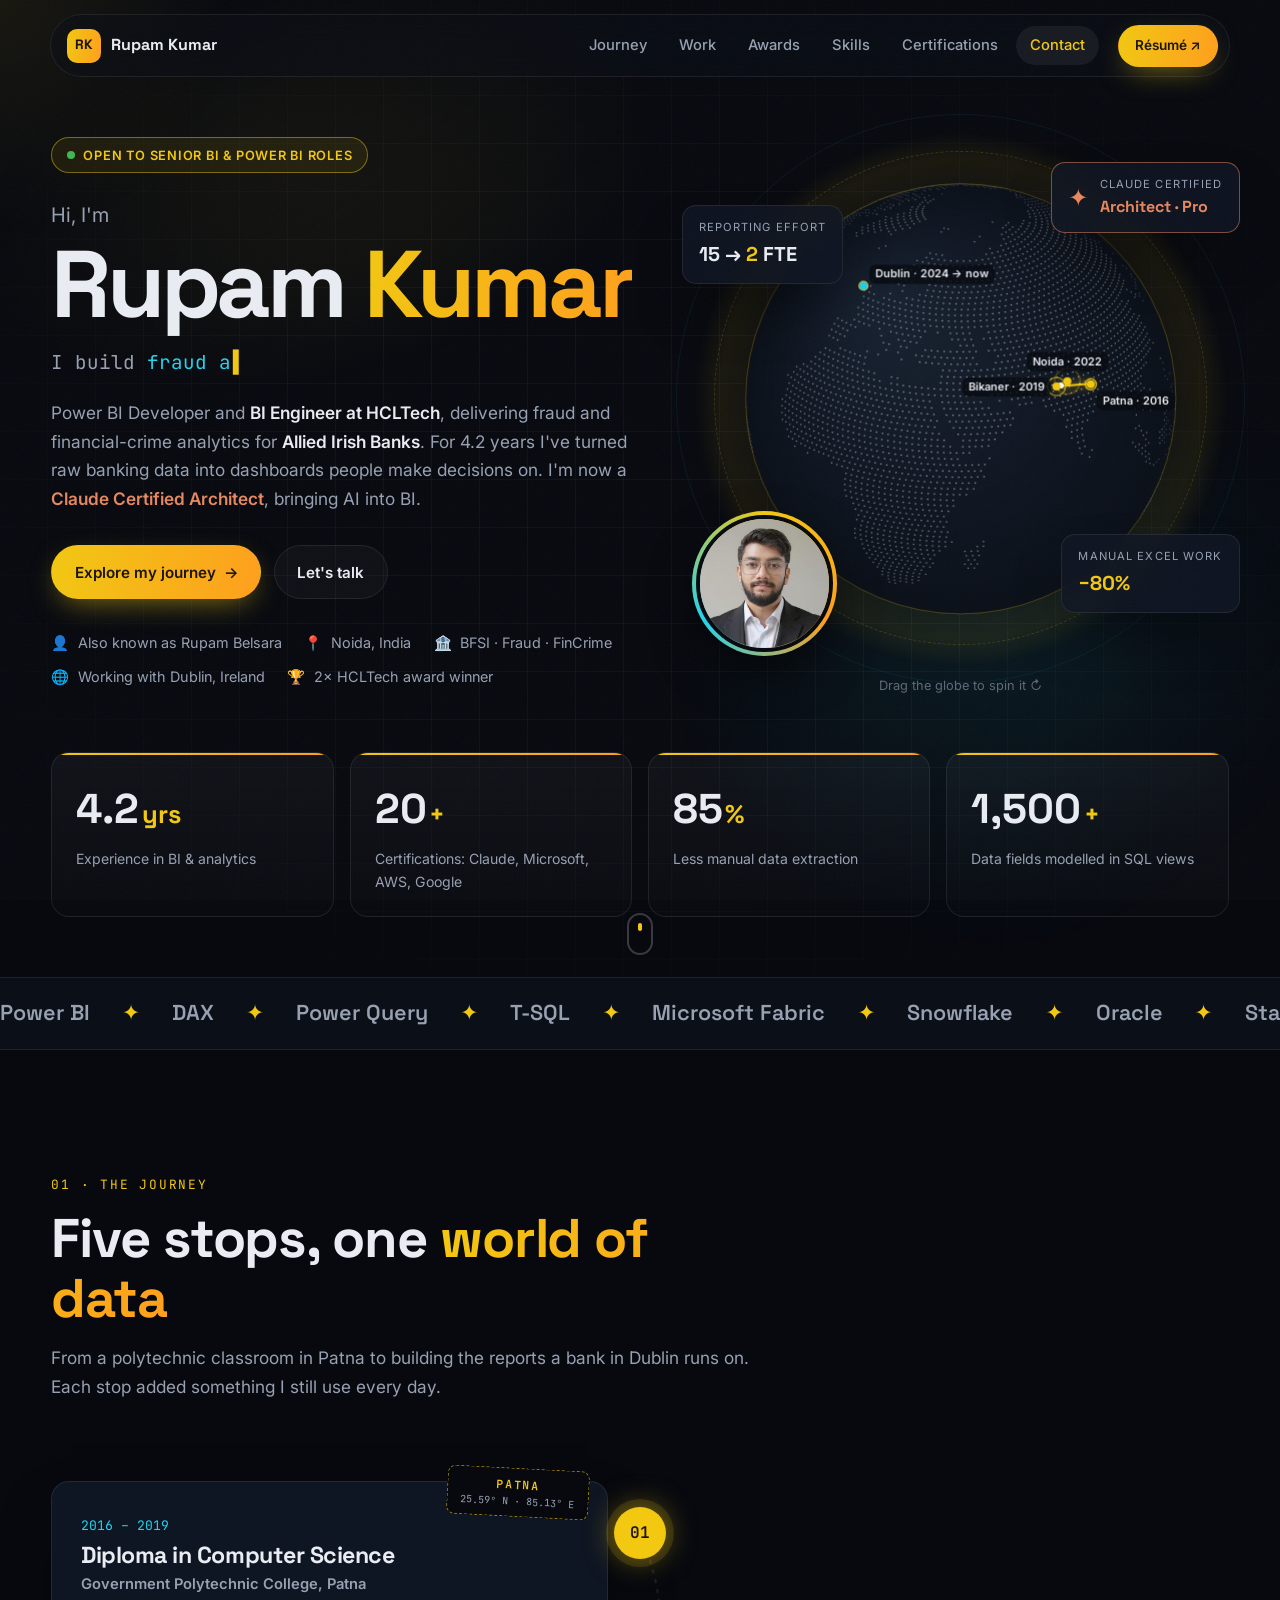
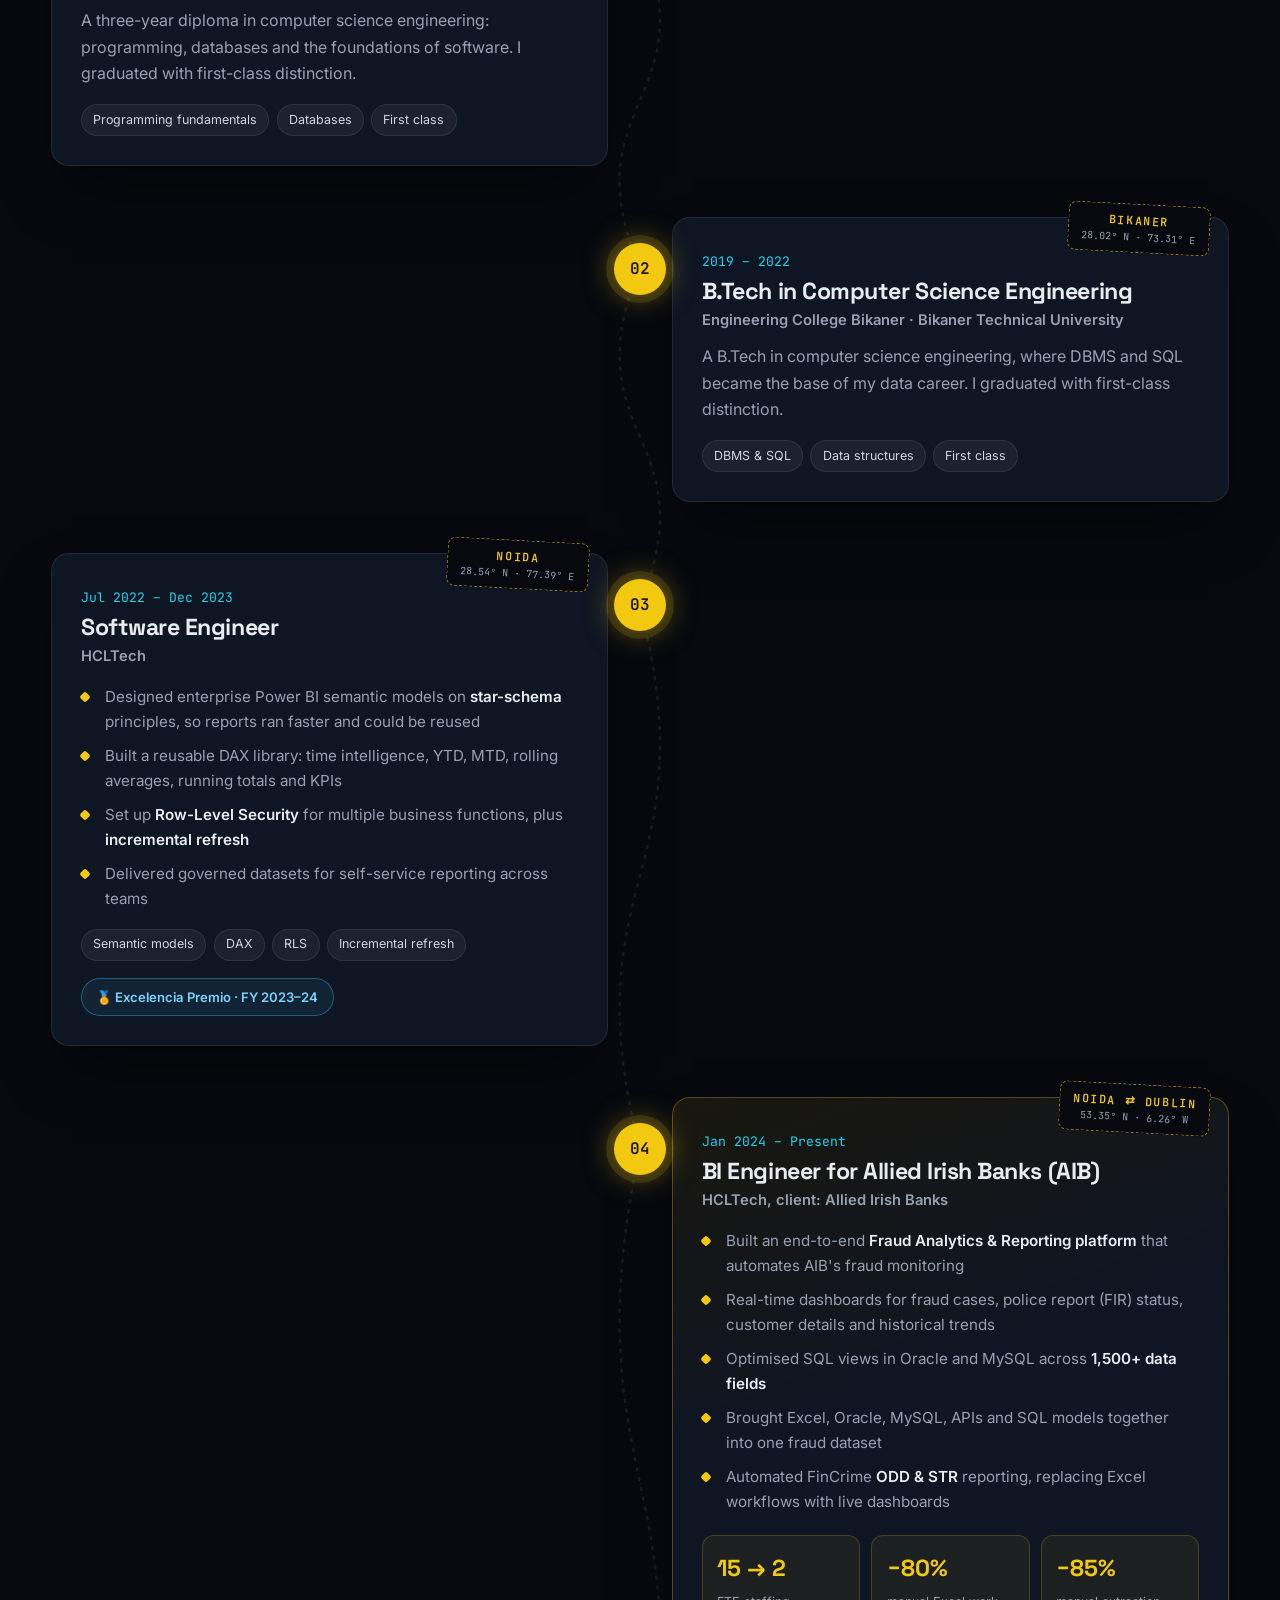
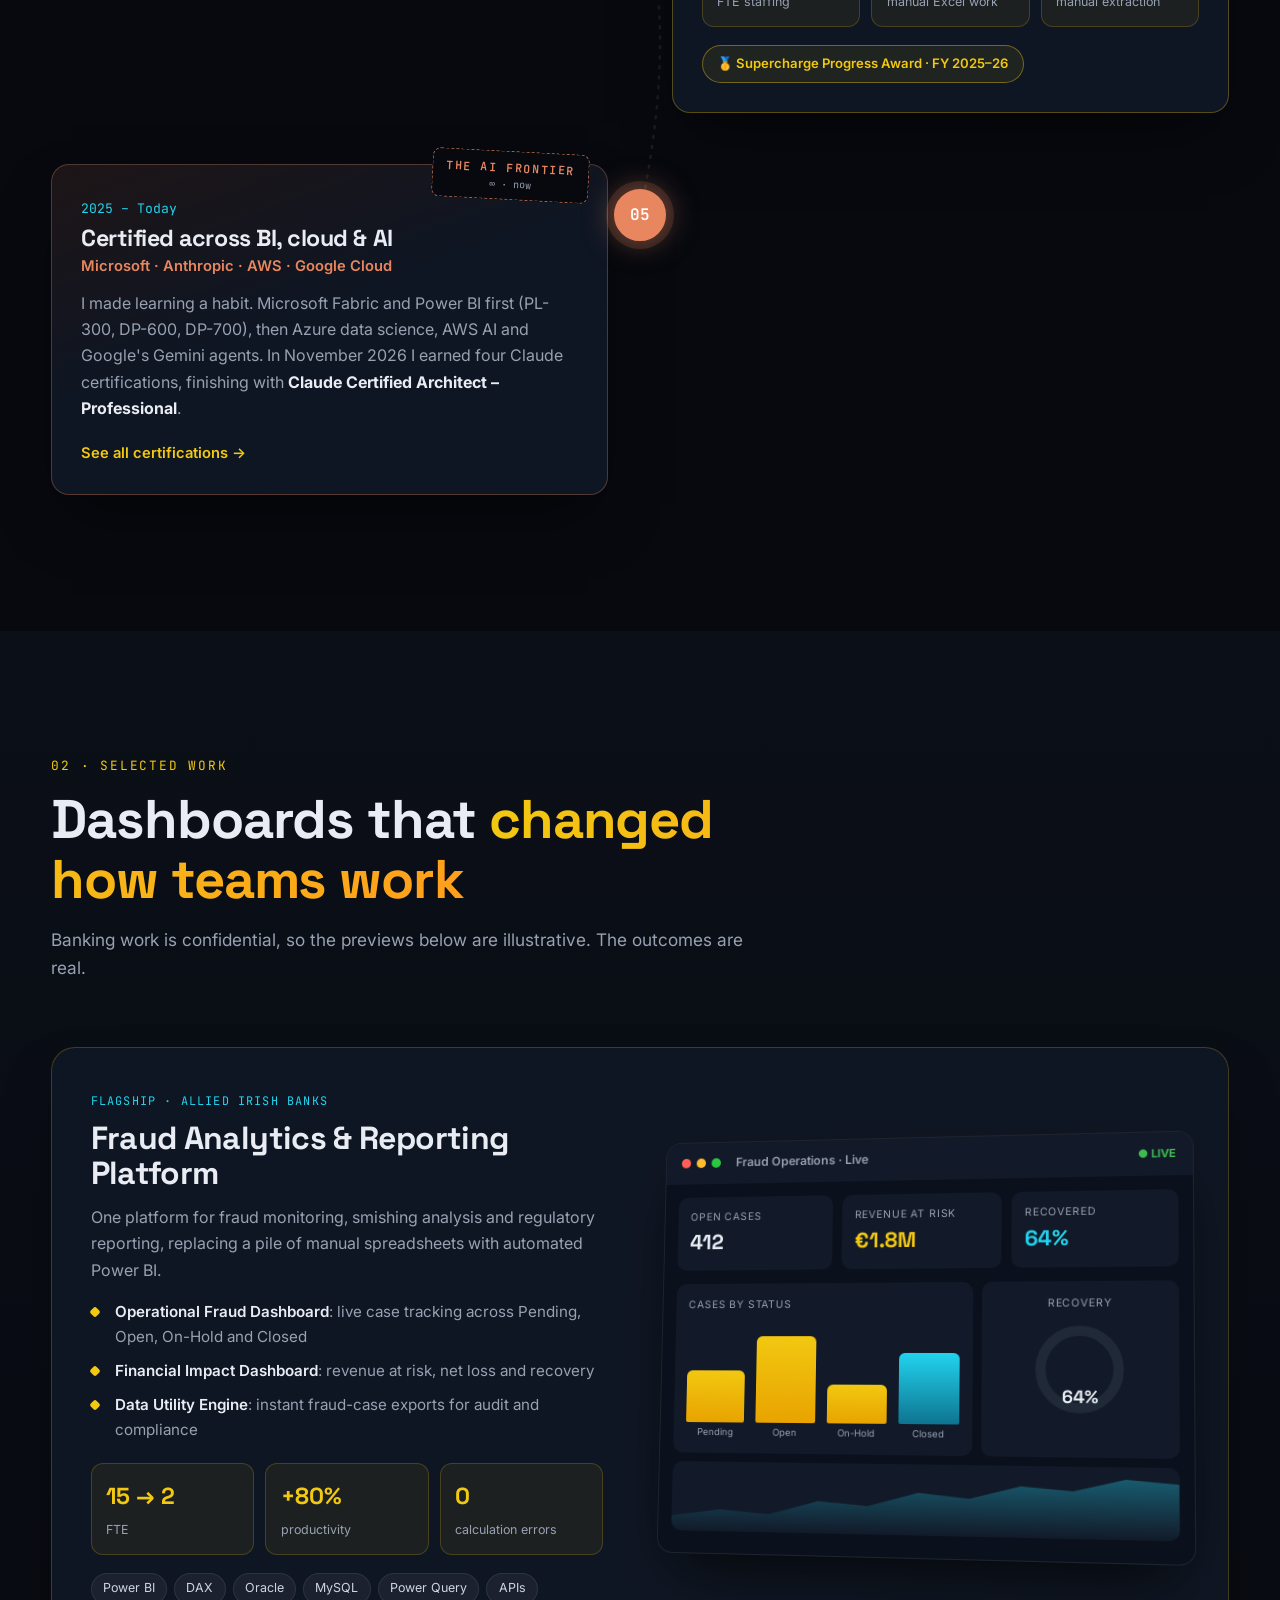
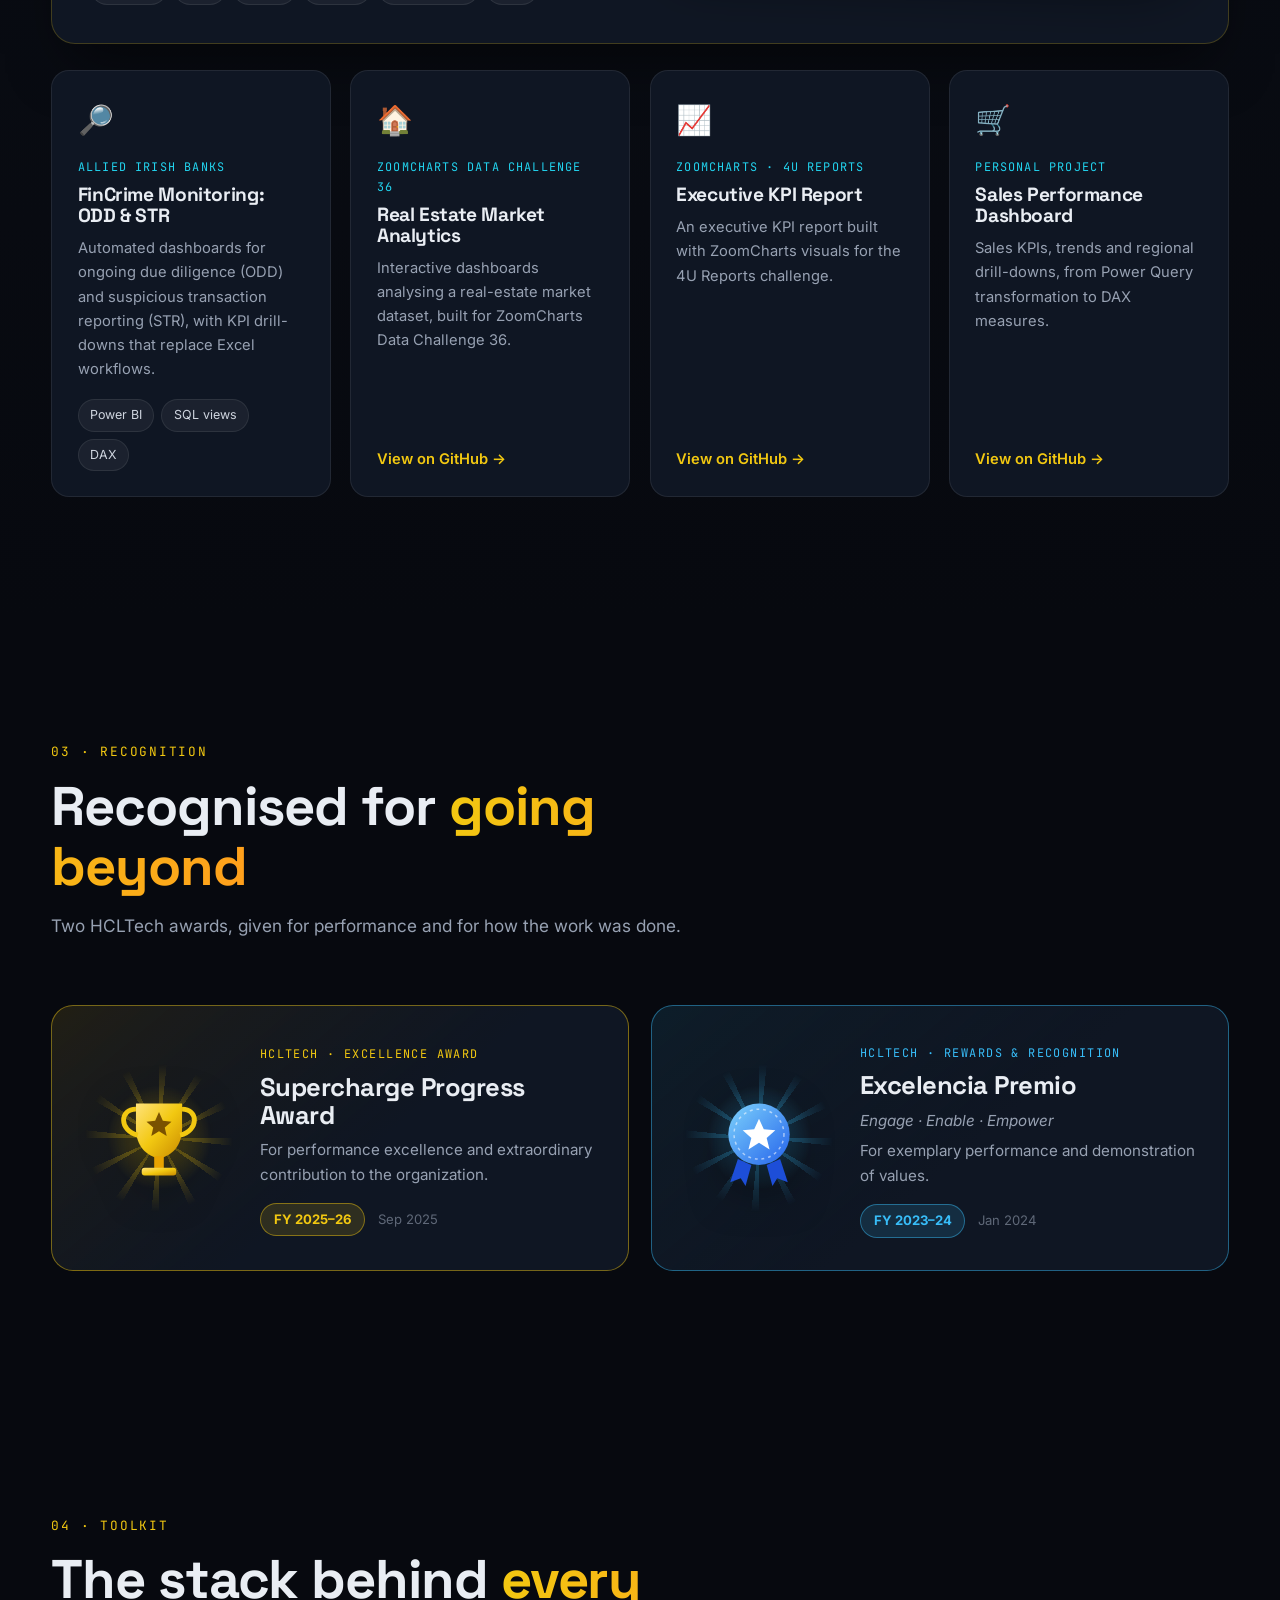
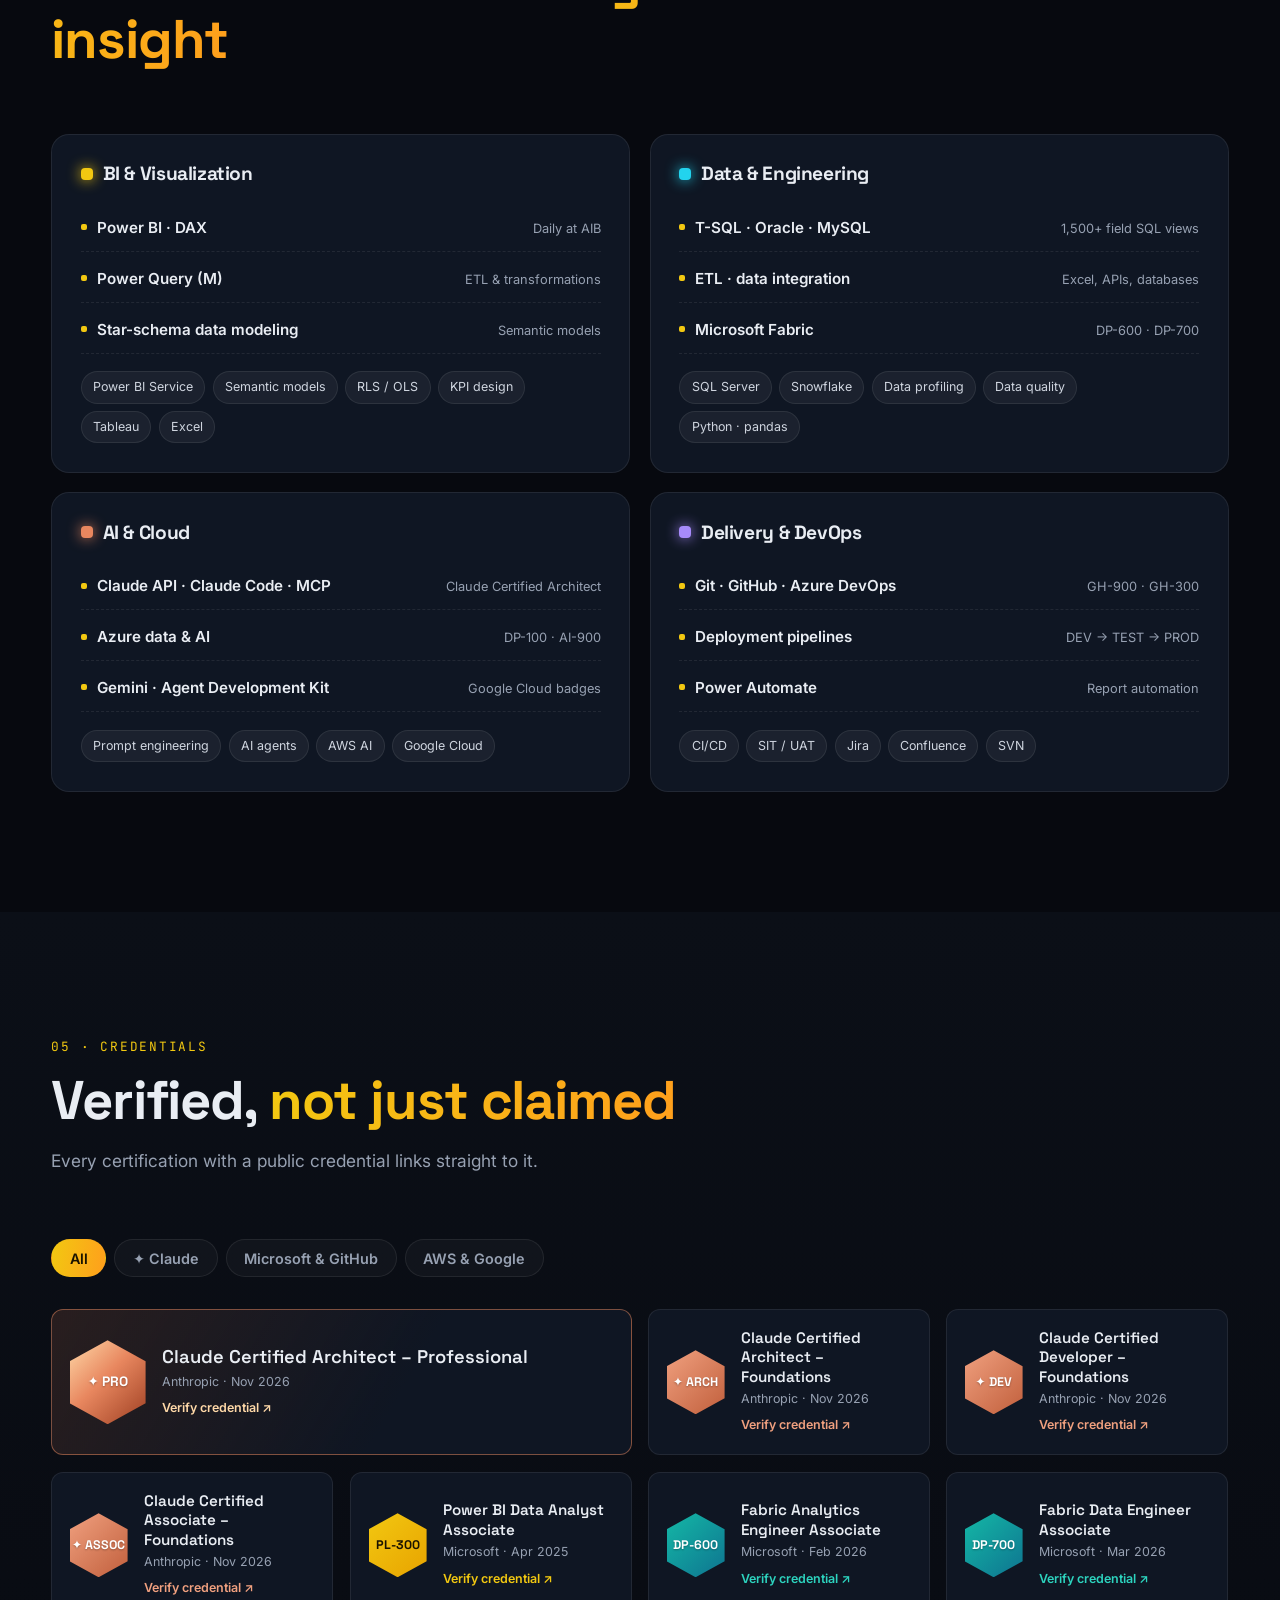
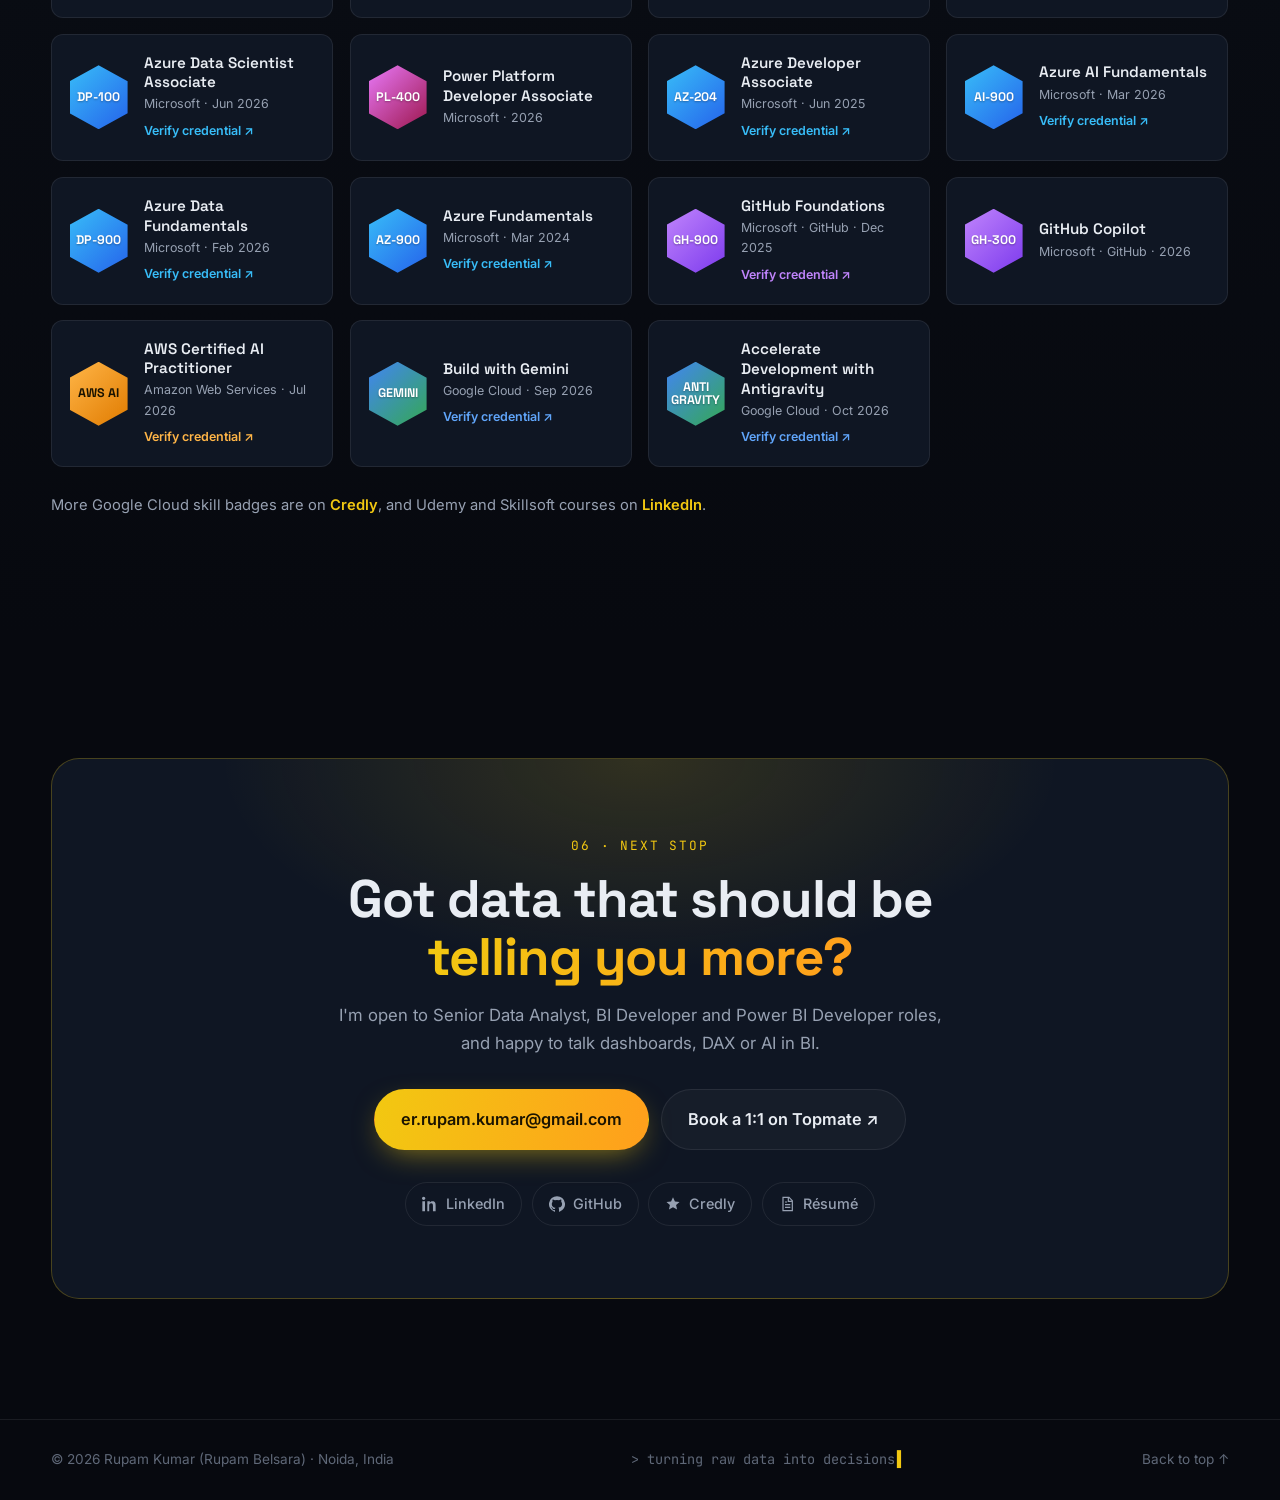
<file: index.html>
<!DOCTYPE html>
<html lang="en">
<head>
  <meta charset="UTF-8" />
  <meta name="viewport" content="width=device-width, initial-scale=1" />
  <title>Rupam Kumar (Rupam Belsara) | Power BI Developer &amp; BI Engineer | Portfolio</title>
  <meta name="description" content="Rupam Kumar – Power BI Developer &amp; BI Engineer at HCLTech, Noida. Fraud &amp; FinCrime analytics for banks with DAX, SQL &amp; Fabric. Claude Certified Architect." />
  <meta name="author" content="Rupam Kumar" />
  <meta name="robots" content="index, follow, max-image-preview:large" />
  <link rel="canonical" href="https://errupamkumar.github.io/" />
  <link rel="me" href="https://github.com/errupamkumar" />
  <link rel="me" href="https://www.linkedin.com/in/rupam-kumar/" />
  <meta name="theme-color" content="#07090f" />
  <meta property="og:site_name" content="Rupam Kumar" />
  <meta property="og:title" content="Rupam Kumar | Power BI Developer &amp; BI Engineer" />
  <meta property="og:description" content="4.2 years turning raw banking data into decisions: fraud and FinCrime analytics, Power BI, DAX, SQL, Microsoft Fabric and AI. Claude Certified Architect." />
  <meta property="og:url" content="https://errupamkumar.github.io/" />
  <meta property="og:image" content="https://errupamkumar.github.io/assets/img/rupam.jpg" />
  <meta property="og:image:alt" content="Portrait of Rupam Kumar, Power BI Developer" />
  <meta property="og:type" content="profile" />
  <meta property="profile:first_name" content="Rupam" />
  <meta property="profile:last_name" content="Kumar" />
  <meta name="twitter:card" content="summary_large_image" />
  <meta name="twitter:title" content="Rupam Kumar | Power BI Developer &amp; BI Engineer" />
  <meta name="twitter:description" content="Fraud &amp; FinCrime analytics with Power BI, DAX, SQL and Microsoft Fabric. Claude Certified Architect." />
  <meta name="twitter:image" content="https://errupamkumar.github.io/assets/img/rupam.jpg" />
  <meta name="google-site-verification" content="eZLbODF5MVO-VLg-1gi5J1OyRH2EdvaC_3Yp9v9Oz8Y" />
  <link rel="icon" href="assets/img/favicon.svg" type="image/svg+xml" />
  <link rel="preconnect" href="https://fonts.googleapis.com" />
  <link rel="preconnect" href="https://fonts.gstatic.com" crossorigin />
  <link href="https://fonts.googleapis.com/css2?family=Inter:wght@400;500;600;700&family=JetBrains+Mono:wght@400;600&family=Space+Grotesk:wght@500;600;700&display=swap" rel="stylesheet" />
  <link rel="stylesheet" href="assets/css/style.css" />
  <script type="application/ld+json">
  {"@context": "https://schema.org", "@graph": [{"@type": "Person", "@id": "https://errupamkumar.github.io/#rupam", "name": "Rupam Kumar", "alternateName": ["Rupam Belsara", "Rupam Kumar Belsara", "Er. Rupam Kumar", "errupamkumar"], "jobTitle": "Power BI Developer and Business Intelligence Engineer", "description": "Power BI Developer and BI Engineer at HCLTech with 4.2 years of experience in fraud and financial-crime analytics for Allied Irish Banks. Claude Certified Architect and Microsoft certified (PL-300, DP-600, DP-700).", "image": "https://errupamkumar.github.io/assets/img/rupam.jpg", "url": "https://errupamkumar.github.io/", "email": "mailto:er.rupam.kumar@gmail.com", "worksFor": {"@type": "Organization", "name": "HCLTech", "url": "https://www.hcltech.com"}, "address": {"@type": "PostalAddress", "addressLocality": "Noida", "addressRegion": "Uttar Pradesh", "addressCountry": "IN"}, "alumniOf": [{"@type": "CollegeOrUniversity", "name": "Government Engineering College Bikaner"}, {"@type": "EducationalOrganization", "name": "Government Polytechnic College Patna"}], "knowsAbout": ["Power BI", "DAX", "Power Query", "SQL", "T-SQL", "Oracle", "MySQL", "Snowflake", "Microsoft Fabric", "Data Modeling", "Star Schema", "Row-Level Security", "Fraud Analytics", "Financial Crime Analytics", "Business Intelligence", "Data Visualization", "Python", "Azure DevOps", "Claude", "Generative AI"], "hasCredential": [{"@type": "EducationalOccupationalCredential", "name": "Claude Certified Architect – Professional", "recognizedBy": {"@type": "Organization", "name": "Anthropic"}}, {"@type": "EducationalOccupationalCredential", "name": "Claude Certified Architect – Foundations", "recognizedBy": {"@type": "Organization", "name": "Anthropic"}}, {"@type": "EducationalOccupationalCredential", "name": "Claude Certified Developer – Foundations", "recognizedBy": {"@type": "Organization", "name": "Anthropic"}}, {"@type": "EducationalOccupationalCredential", "name": "Claude Certified Associate – Foundations", "recognizedBy": {"@type": "Organization", "name": "Anthropic"}}, {"@type": "EducationalOccupationalCredential", "name": "Microsoft Certified: Power BI Data Analyst Associate (PL-300)", "recognizedBy": {"@type": "Organization", "name": "Microsoft"}}, {"@type": "EducationalOccupationalCredential", "name": "Microsoft Certified: Fabric Analytics Engineer Associate (DP-600)", "recognizedBy": {"@type": "Organization", "name": "Microsoft"}}, {"@type": "EducationalOccupationalCredential", "name": "Microsoft Certified: Fabric Data Engineer Associate (DP-700)", "recognizedBy": {"@type": "Organization", "name": "Microsoft"}}, {"@type": "EducationalOccupationalCredential", "name": "Microsoft Certified: Azure Data Scientist Associate (DP-100)", "recognizedBy": {"@type": "Organization", "name": "Microsoft"}}, {"@type": "EducationalOccupationalCredential", "name": "Microsoft Certified: Azure Developer Associate (AZ-204)", "recognizedBy": {"@type": "Organization", "name": "Microsoft"}}, {"@type": "EducationalOccupationalCredential", "name": "AWS Certified AI Practitioner", "recognizedBy": {"@type": "Organization", "name": "Amazon Web Services"}}], "award": ["HCLTech Supercharge Progress Award (Excellence Award, FY 2025–26)", "HCLTech Excelencia Premio (FY 2023–24)"], "sameAs": ["https://www.linkedin.com/in/rupam-kumar/", "https://github.com/errupamkumar", "https://topmate.io/rupam_kumar10", "https://www.credly.com/users/rupam-kumar.538c2647", "https://learn.microsoft.com/en-us/users/rupamkumar-5926/"]}, {"@type": "ProfilePage", "@id": "https://errupamkumar.github.io/#page", "url": "https://errupamkumar.github.io/", "name": "Rupam Kumar – Power BI Developer Portfolio", "mainEntity": {"@id": "https://errupamkumar.github.io/#rupam"}, "inLanguage": "en"}]}
  </script>
</head>
<body>
  <div class="noise" aria-hidden="true"></div>
  <div class="cursor-glow" aria-hidden="true"></div>
  <div class="progress" aria-hidden="true"><span></span></div>

  <!-- NAV -->
  <header class="nav" id="nav">
    <a href="#top" class="brand" aria-label="Rupam Kumar, home">
      <span class="brand-mark">RK</span>
      <span class="brand-text">Rupam Kumar</span>
    </a>
    <nav class="nav-links" id="navLinks" aria-label="Main">
      <a href="#journey">Journey</a>
      <a href="#work">Work</a>
      <a href="#awards">Awards</a>
      <a href="#skills">Skills</a>
      <a href="#certs">Certifications</a>
      <a href="#contact">Contact</a>
    </nav>
    <a class="btn btn-sm btn-gold nav-cta" href="https://drive.google.com/file/d/1_eIomPHKhrfvrFDe14_aDcjr6fbL1_fp/view?usp=sharing" target="_blank" rel="noopener">Résumé ↗</a>
    <button class="burger" id="burger" aria-label="Open menu" aria-expanded="false"><span></span><span></span></button>
  </header>

  <main id="top">
    <!-- HERO -->
    <section class="hero">
      <div class="hero-bg" aria-hidden="true"></div>
      <div class="container hero-grid">
        <div class="hero-copy">
          <div class="pill reveal"><span class="dot-live"></span> Open to Senior BI &amp; Power BI roles</div>
          <p class="hello reveal">Hi, I'm</p>
          <h1 class="hero-name reveal">Rupam <span class="grad">Kumar</span><span class="sr-only"> – Power BI Developer and BI Engineer</span></h1>
          <p class="hero-role reveal">
            <span class="role-static">I build</span>
            <span class="role-rotator" aria-live="polite"><span id="roleText">fraud analytics for banks</span><span class="caret">▌</span></span>
          </p>
          <p class="hero-lede reveal">Power BI Developer and <strong>BI Engineer at HCLTech</strong>, delivering fraud and financial-crime analytics for <strong>Allied Irish Banks</strong>. For 4.2 years I've turned raw banking data into dashboards people make decisions on. I'm now a <strong class="claude">Claude Certified Architect</strong>, bringing AI into BI.</p>
          <div class="hero-ctas reveal">
            <a href="#journey" class="btn btn-gold">Explore my journey <span aria-hidden="true">→</span></a>
            <a href="#contact" class="btn btn-ghost">Let's talk</a>
          </div>
          <ul class="hero-meta reveal">
            <li><span>👤</span> Also known as Rupam Belsara</li>
            <li><span>📍</span> Noida, India</li>
            <li><span>🏦</span> BFSI · Fraud · FinCrime</li>
            <li><span>🌐</span> Working with Dublin, Ireland</li>
            <li><span>🏆</span> 2× HCLTech award winner</li>
          </ul>
        </div>

        <div class="hero-visual reveal">
          <div class="globe-wrap">
            <canvas id="globe" aria-label="Rotating globe tracing Rupam's journey from Patna to Bikaner to Noida to Dublin" role="img"></canvas>
            <div class="globe-ring r1"></div><div class="globe-ring r2"></div>
            <figure class="avatar">
              <img src="assets/img/rupam.jpg" alt="Portrait of Rupam Kumar" width="460" height="460" />
            </figure>
            <div class="float-card fc-1">
              <span class="fc-k">Reporting effort</span>
              <span class="fc-v"><b>15</b> → <b class="gold">2</b> FTE</span>
            </div>
            <div class="float-card fc-2">
              <span class="fc-k">Manual Excel work</span>
              <span class="fc-v gold">−80%</span>
            </div>
            <div class="float-card fc-3 claude-card">
              <span class="spark">✦</span>
              <span><span class="fc-k">Claude Certified</span><span class="fc-v small">Architect · Pro</span></span>
            </div>
          </div>
          <p class="globe-hint">Drag the globe to spin it ↻</p>
        </div>
      </div>

      <div class="container">
        <div class="stats">
          <div class="stat reveal"><span class="stat-n" data-count="4.2" data-dec="1">0</span><span class="stat-u">yrs</span><p>Experience in BI &amp; analytics</p></div>
          <div class="stat reveal"><span class="stat-n" data-count="20">0</span><span class="stat-u">+</span><p>Certifications: Claude, Microsoft, AWS, Google</p></div>
          <div class="stat reveal"><span class="stat-n" data-count="85">0</span><span class="stat-u">%</span><p>Less manual data extraction</p></div>
          <div class="stat reveal"><span class="stat-n" data-count="1500">0</span><span class="stat-u">+</span><p>Data fields modelled in SQL views</p></div>
        </div>
      </div>
      <a href="#journey" class="scroll-cue" aria-label="Scroll to journey"><span></span></a>
    </section>

    <!-- MARQUEE -->
    <div class="marquee" aria-hidden="true">
      <div class="marquee-track">
        <span>Power BI</span><i>✦</i><span>DAX</span><i>✦</i><span>Power Query</span><i>✦</i><span>T-SQL</span><i>✦</i><span>Microsoft Fabric</span><i>✦</i><span>Snowflake</span><i>✦</i><span>Oracle</span><i>✦</i><span>Star Schema</span><i>✦</i><span>RLS · OLS</span><i>✦</i><span>Power Automate</span><i>✦</i><span>Python</span><i>✦</i><span>Azure DevOps</span><i>✦</i><span>Claude</span><i>✦</i><span>Gemini</span><i>✦</i>
        <span>Power BI</span><i>✦</i><span>DAX</span><i>✦</i><span>Power Query</span><i>✦</i><span>T-SQL</span><i>✦</i><span>Microsoft Fabric</span><i>✦</i><span>Snowflake</span><i>✦</i><span>Oracle</span><i>✦</i><span>Star Schema</span><i>✦</i><span>RLS · OLS</span><i>✦</i><span>Power Automate</span><i>✦</i><span>Python</span><i>✦</i><span>Azure DevOps</span><i>✦</i><span>Claude</span><i>✦</i><span>Gemini</span><i>✦</i>
      </div>
    </div>

    <!-- JOURNEY -->
    <section class="section" id="journey">
      <div class="container">
        <div class="section-head reveal">
          <span class="eyebrow">01 · The Journey</span>
          <h2>Five stops, one <span class="grad">world of data</span></h2>
          <p>From a polytechnic classroom in Patna to building the reports a bank in Dublin runs on. Each stop added something I still use every day.</p>
        </div>

        <div class="route" id="route">
          <svg class="route-line" aria-hidden="true" preserveAspectRatio="none"><path id="routePath" /></svg>

          <article class="stop reveal" data-stop="1">
            <div class="stop-pin"><span>01</span></div>
            <div class="stop-card">
              <div class="stamp"><span class="stamp-place">PATNA</span><span class="stamp-coord">25.59° N · 85.13° E</span></div>
              <span class="stop-when">2016 – 2019</span>
              <h3>Diploma in Computer Science</h3>
              <p class="stop-org">Government Polytechnic College, Patna</p>
              <p>A three-year diploma in computer science engineering: programming, databases and the foundations of software. I graduated with first-class distinction.</p>
              <div class="tags"><span>Programming fundamentals</span><span>Databases</span><span>First class</span></div>
            </div>
          </article>

          <article class="stop reveal" data-stop="2">
            <div class="stop-pin"><span>02</span></div>
            <div class="stop-card">
              <div class="stamp"><span class="stamp-place">BIKANER</span><span class="stamp-coord">28.02° N · 73.31° E</span></div>
              <span class="stop-when">2019 – 2022</span>
              <h3>B.Tech in Computer Science Engineering</h3>
              <p class="stop-org">Engineering College Bikaner · Bikaner Technical University</p>
              <p>A B.Tech in computer science engineering, where DBMS and SQL became the base of my data career. I graduated with first-class distinction.</p>
              <div class="tags"><span>DBMS &amp; SQL</span><span>Data structures</span><span>First class</span></div>
            </div>
          </article>

          <article class="stop reveal" data-stop="3">
            <div class="stop-pin"><span>03</span></div>
            <div class="stop-card">
              <div class="stamp"><span class="stamp-place">NOIDA</span><span class="stamp-coord">28.54° N · 77.39° E</span></div>
              <span class="stop-when">Jul 2022 – Dec 2023</span>
              <h3>Software Engineer</h3>
              <p class="stop-org">HCLTech</p>
              <ul class="ticks">
                <li>Designed enterprise Power BI semantic models on <b>star-schema</b> principles, so reports ran faster and could be reused</li>
                <li>Built a reusable DAX library: time intelligence, YTD, MTD, rolling averages, running totals and KPIs</li>
                <li>Set up <b>Row-Level Security</b> for multiple business functions, plus <b>incremental refresh</b></li>
                <li>Delivered governed datasets for self-service reporting across teams</li>
              </ul>
              <div class="tags"><span>Semantic models</span><span>DAX</span><span>RLS</span><span>Incremental refresh</span></div>
              <a href="#awards" class="award-chip sky">🏅 Excelencia Premio · FY 2023–24</a>
            </div>
          </article>

          <article class="stop stop-feature reveal" data-stop="4">
            <div class="stop-pin"><span>04</span></div>
            <div class="stop-card">
              <div class="stamp two"><span class="stamp-place">NOIDA ⇄ DUBLIN</span><span class="stamp-coord">53.35° N · 6.26° W</span></div>
              <span class="stop-when">Jan 2024 – Present</span>
              <h3>BI Engineer for Allied Irish Banks (AIB)</h3>
              <p class="stop-org">HCLTech, client: Allied Irish Banks</p>
              <ul class="ticks">
                <li>Built an end-to-end <b>Fraud Analytics &amp; Reporting platform</b> that automates AIB's fraud monitoring</li>
                <li>Real-time dashboards for fraud cases, police report (FIR) status, customer details and historical trends</li>
                <li>Optimised SQL views in Oracle and MySQL across <b>1,500+ data fields</b></li>
                <li>Brought Excel, Oracle, MySQL, APIs and SQL models together into one fraud dataset</li>
                <li>Automated FinCrime <b>ODD &amp; STR</b> reporting, replacing Excel workflows with live dashboards</li>
              </ul>
              <div class="impact-row">
                <div><b>15 → 2</b><span>FTE staffing</span></div>
                <div><b>−80%</b><span>manual Excel work</span></div>
                <div><b>−85%</b><span>manual extraction</span></div>
              </div>
              <a href="#awards" class="award-chip">🥇 Supercharge Progress Award · FY 2025–26</a>
            </div>
          </article>

          <article class="stop stop-ai reveal" data-stop="5">
            <div class="stop-pin"><span>05</span></div>
            <div class="stop-card">
              <div class="stamp ai"><span class="stamp-place">THE AI FRONTIER</span><span class="stamp-coord">∞ · now</span></div>
              <span class="stop-when">2025 – Today</span>
              <h3>Certified across BI, cloud &amp; AI</h3>
              <p class="stop-org">Microsoft · Anthropic · AWS · Google Cloud</p>
              <p>I made learning a habit. Microsoft Fabric and Power BI first (PL-300, DP-600, DP-700), then Azure data science, AWS AI and Google's Gemini agents. In November 2026 I earned four Claude certifications, finishing with <b class="claude">Claude Certified Architect – Professional</b>.</p>
              <a href="#certs" class="link-arrow">See all certifications →</a>
            </div>
          </article>
        </div>
      </div>
    </section>

    <!-- WORK -->
    <section class="section section-alt" id="work">
      <div class="container">
        <div class="section-head reveal">
          <span class="eyebrow">02 · Selected Work</span>
          <h2>Dashboards that <span class="grad">changed how teams work</span></h2>
          <p>Banking work is confidential, so the previews below are illustrative. The outcomes are real.</p>
        </div>

        <article class="case reveal">
          <div class="case-copy">
            <span class="case-tag">Flagship · Allied Irish Banks</span>
            <h3>Fraud Analytics &amp; Reporting Platform</h3>
            <p>One platform for fraud monitoring, smishing analysis and regulatory reporting, replacing a pile of manual spreadsheets with automated Power BI.</p>
            <ul class="ticks">
              <li><b>Operational Fraud Dashboard</b>: live case tracking across Pending, Open, On-Hold and Closed</li>
              <li><b>Financial Impact Dashboard</b>: revenue at risk, net loss and recovery</li>
              <li><b>Data Utility Engine</b>: instant fraud-case exports for audit and compliance</li>
            </ul>
            <div class="impact-row">
              <div><b>15 → 2</b><span>FTE</span></div>
              <div><b>+80%</b><span>productivity</span></div>
              <div><b>0</b><span>calculation errors</span></div>
            </div>
            <div class="tags"><span>Power BI</span><span>DAX</span><span>Oracle</span><span>MySQL</span><span>Power Query</span><span>APIs</span></div>
          </div>
          <div class="case-visual" aria-hidden="true">
            <div class="dash">
              <div class="dash-bar"><i></i><i></i><i></i><span>Fraud Operations · Live</span><em>● LIVE</em></div>
              <div class="dash-kpis">
                <div><small>Open cases</small><b data-tick="412">412</b></div>
                <div><small>Revenue at risk</small><b class="gold">€1.8M</b></div>
                <div><small>Recovered</small><b class="cyan">64%</b></div>
              </div>
              <div class="dash-body">
                <div class="dash-chart">
                  <small>Cases by status</small>
                  <div class="bars">
                    <span style="--h:52%"><em>Pending</em></span>
                    <span style="--h:86%"><em>Open</em></span>
                    <span style="--h:38%"><em>On-Hold</em></span>
                    <span style="--h:70%" class="c"><em>Closed</em></span>
                  </div>
                </div>
                <div class="dash-donut">
                  <small>Recovery</small>
                  <svg viewBox="0 0 100 100"><circle cx="50" cy="50" r="38" class="track"/><circle cx="50" cy="50" r="38" class="val"/></svg>
                  <b>64%</b>
                </div>
              </div>
              <div class="dash-line">
                <svg viewBox="0 0 300 70" preserveAspectRatio="none"><defs><linearGradient id="lg" x1="0" y1="0" x2="0" y2="1"><stop offset="0" stop-color="#22D3EE" stop-opacity=".35"/><stop offset="1" stop-color="#22D3EE" stop-opacity="0"/></linearGradient></defs><path class="area" d="M0 55 L30 48 L60 52 L90 38 L120 42 L150 28 L180 33 L210 20 L240 24 L270 12 L300 16 L300 70 L0 70Z" fill="url(#lg)"/><path class="ln" d="M0 55 L30 48 L60 52 L90 38 L120 42 L150 28 L180 33 L210 20 L240 24 L270 12 L300 16"/></svg>
              </div>
            </div>
          </div>
        </article>

        <div class="cards">
          <article class="card reveal">
            <div class="card-icon">🔎</div>
            <span class="case-tag">Allied Irish Banks</span>
            <h3>FinCrime Monitoring: ODD &amp; STR</h3>
            <p>Automated dashboards for ongoing due diligence (ODD) and suspicious transaction reporting (STR), with KPI drill-downs that replace Excel workflows.</p>
            <div class="tags"><span>Power BI</span><span>SQL views</span><span>DAX</span></div>
          </article>
          <article class="card reveal">
            <div class="card-icon">🏠</div>
            <span class="case-tag">ZoomCharts Data Challenge 36</span>
            <h3>Real Estate Market Analytics</h3>
            <p>Interactive dashboards analysing a real-estate market dataset, built for ZoomCharts Data Challenge 36.</p>
            <a class="link-arrow" href="https://github.com/errupamkumar/-Real-Estate-Market-Analytics-Dashboard-Data-Challenge-36-" target="_blank" rel="noopener">View on GitHub →</a>
          </article>
          <article class="card reveal">
            <div class="card-icon">📈</div>
            <span class="case-tag">ZoomCharts · 4U Reports</span>
            <h3>Executive KPI Report</h3>
            <p>An executive KPI report built with ZoomCharts visuals for the 4U Reports challenge.</p>
            <a class="link-arrow" href="https://github.com/errupamkumar/4U-Challenges-Report-By-ZoomChart" target="_blank" rel="noopener">View on GitHub →</a>
          </article>
          <article class="card reveal">
            <div class="card-icon">🛒</div>
            <span class="case-tag">Personal project</span>
            <h3>Sales Performance Dashboard</h3>
            <p>Sales KPIs, trends and regional drill-downs, from Power Query transformation to DAX measures.</p>
            <a class="link-arrow" href="https://github.com/errupamkumar/powerbi-sales-analytics-dashboard" target="_blank" rel="noopener">View on GitHub →</a>
          </article>
        </div>
      </div>
    </section>

    <!-- AWARDS -->
    <section class="section" id="awards">
      <div class="container">
        <div class="section-head reveal">
          <span class="eyebrow">03 · Recognition</span>
          <h2>Recognised for <span class="grad">going beyond</span></h2>
          <p>Two HCLTech awards, given for performance and for how the work was done.</p>
        </div>
        <div class="awards">
          <article class="award reveal">
            <div class="award-art" aria-hidden="true">
              <span class="award-rays"></span>
              <svg viewBox="-50 -50 100 100" class="award-icon"><defs><linearGradient id="tg" x1="0" y1="0" x2="1" y2="1"><stop offset="0" stop-color="#FFE27A"/><stop offset=".5" stop-color="#F2C811"/><stop offset="1" stop-color="#C98A00"/></linearGradient></defs><path d="M-24 -36 H24 V-10 C24 8 13 19 0 21 C-13 19 -24 8 -24 -10Z" fill="url(#tg)"/><path d="M-24 -30 C-41 -30 -42 -8 -22 -3M24 -30 C41 -30 42 -8 22 -3" fill="none" stroke="#F2C811" stroke-width="5"/><rect x="-5" y="19" width="10" height="13" fill="#E8A300"/><rect x="-18" y="31" width="36" height="8" rx="3" fill="url(#tg)"/><path d="M0 -27 L4 -18 L13 -17 L6 -11 L8 -2 L0 -7 L-8 -2 L-6 -11 L-13 -17 L-4 -18Z" fill="#7A5200"/></svg>
            </div>
            <div class="award-body">
              <span class="award-kicker">HCLTech · Excellence Award</span>
              <h3>Supercharge Progress Award</h3>
              <p>For performance excellence and extraordinary contribution to the organization.</p>
              <div class="award-meta"><span class="award-year">FY 2025–26</span><span>Sep 2025</span></div>
            </div>
          </article>
          <article class="award sky reveal">
            <div class="award-art" aria-hidden="true">
              <span class="award-rays"></span>
              <svg viewBox="-50 -50 100 100" class="award-icon"><defs><linearGradient id="sg" x1="0" y1="0" x2="1" y2="1"><stop offset="0" stop-color="#7DD3FC"/><stop offset="1" stop-color="#2563EB"/></linearGradient></defs><path d="M-22 22 L-30 46 L-19 42 L-14 50 L-8 28Z M22 22 L30 46 L19 42 L14 50 L8 28Z" fill="#1D4ED8"/><circle cy="-4" r="32" fill="url(#sg)"/><circle cy="-4" r="26" fill="none" stroke="#fff" stroke-opacity=".55" stroke-width="1.5" stroke-dasharray="3 4"/><path d="M0 -20 L5 -9 L17 -8 L8 0 L11 12 L0 5 L-11 12 L-8 0 L-17 -8 L-5 -9Z" fill="#fff"/></svg>
            </div>
            <div class="award-body">
              <span class="award-kicker">HCLTech · Rewards &amp; Recognition</span>
              <h3>Excelencia Premio</h3>
              <p class="award-motto">Engage · Enable · Empower</p>
              <p>For exemplary performance and demonstration of values.</p>
              <div class="award-meta"><span class="award-year">FY 2023–24</span><span>Jan 2024</span></div>
            </div>
          </article>
        </div>
      </div>
    </section>

    <!-- SKILLS -->
    <section class="section" id="skills">
      <div class="container">
        <div class="section-head reveal">
          <span class="eyebrow">04 · Toolkit</span>
          <h2>The stack behind <span class="grad">every insight</span></h2>
        </div>
        <div class="skills">
          <div class="skill-group reveal">
            <h3><span class="sg-dot" style="--c:#F2C811"></span>BI &amp; Visualization</h3>
            <ul class="skill-list"><li><span>Power BI · DAX</span><em>Daily at AIB</em></li><li><span>Power Query (M)</span><em>ETL &amp; transformations</em></li><li><span>Star-schema data modeling</span><em>Semantic models</em></li></ul>
            <div class="chips"><span>Power BI Service</span><span>Semantic models</span><span>RLS / OLS</span><span>KPI design</span><span>Tableau</span><span>Excel</span></div>
          </div>
          <div class="skill-group reveal">
            <h3><span class="sg-dot" style="--c:#22D3EE"></span>Data &amp; Engineering</h3>
            <ul class="skill-list"><li><span>T-SQL · Oracle · MySQL</span><em>1,500+ field SQL views</em></li><li><span>ETL · data integration</span><em>Excel, APIs, databases</em></li><li><span>Microsoft Fabric</span><em>DP-600 · DP-700</em></li></ul>
            <div class="chips"><span>SQL Server</span><span>Snowflake</span><span>Data profiling</span><span>Data quality</span><span>Python · pandas</span></div>
          </div>
          <div class="skill-group reveal">
            <h3><span class="sg-dot" style="--c:#E8875F"></span>AI &amp; Cloud</h3>
            <ul class="skill-list"><li><span>Claude API · Claude Code · MCP</span><em>Claude Certified Architect</em></li><li><span>Azure data &amp; AI</span><em>DP-100 · AI-900</em></li><li><span>Gemini · Agent Development Kit</span><em>Google Cloud badges</em></li></ul>
            <div class="chips"><span>Prompt engineering</span><span>AI agents</span><span>AWS AI</span><span>Google Cloud</span></div>
          </div>
          <div class="skill-group reveal">
            <h3><span class="sg-dot" style="--c:#A78BFA"></span>Delivery &amp; DevOps</h3>
            <ul class="skill-list"><li><span>Git · GitHub · Azure DevOps</span><em>GH-900 · GH-300</em></li><li><span>Deployment pipelines</span><em>DEV → TEST → PROD</em></li><li><span>Power Automate</span><em>Report automation</em></li></ul>
            <div class="chips"><span>CI/CD</span><span>SIT / UAT</span><span>Jira</span><span>Confluence</span><span>SVN</span></div>
          </div>
        </div>
      </div>
    </section>

    <!-- CERTS -->
    <section class="section section-alt" id="certs">
      <div class="container">
        <div class="section-head reveal">
          <span class="eyebrow">05 · Credentials</span>
          <h2>Verified, <span class="grad">not just claimed</span></h2>
          <p>Every certification with a public credential links straight to it.</p>
        </div>
        <div class="tabs reveal" role="tablist">
          <button class="tab active" data-filter="all" role="tab" aria-selected="true">All</button>
          <button class="tab" data-filter="claude" role="tab" aria-selected="false">✦ Claude</button>
          <button class="tab" data-filter="ms" role="tab" aria-selected="false">Microsoft &amp; GitHub</button>
          <button class="tab" data-filter="cloud" role="tab" aria-selected="false">AWS &amp; Google</button>
        </div>
        <div class="cert-grid" id="certGrid"></div>
        <noscript><p>Certifications: Claude Certified Architect – Professional and Foundations, Claude Certified Developer, Claude Certified Associate (Anthropic); Microsoft PL-300, PL-400, DP-600, DP-700, DP-100, AZ-204, AI-900, DP-900, AZ-900, GH-900, GH-300; AWS Certified AI Practitioner.</p></noscript>
        <p class="more-creds reveal">More Google Cloud skill badges are on <a href="https://www.credly.com/users/rupam-kumar.538c2647" target="_blank" rel="noopener">Credly</a>, and Udemy and Skillsoft courses on <a href="https://www.linkedin.com/in/rupam-kumar/details/certifications/" target="_blank" rel="noopener">LinkedIn</a>.</p>
      </div>
    </section>

    <!-- CONTACT -->
    <section class="section contact" id="contact">
      <div class="container">
        <div class="contact-box reveal">
          <span class="eyebrow">06 · Next stop</span>
          <h2>Got data that should be <span class="grad">telling you more?</span></h2>
          <p>I'm open to Senior Data Analyst, BI Developer and Power BI Developer roles, and happy to talk dashboards, DAX or AI in BI.</p>
          <div class="contact-actions">
            <a class="btn btn-gold btn-lg" href="mailto:er.rupam.kumar@gmail.com">er.rupam.kumar@gmail.com</a>
            <a class="btn btn-ghost btn-lg" href="https://topmate.io/rupam_kumar10" target="_blank" rel="noopener">Book a 1:1 on Topmate ↗</a>
          </div>
          <div class="socials">
            <a href="https://www.linkedin.com/in/rupam-kumar/" target="_blank" rel="noopener" aria-label="LinkedIn"><svg viewBox="0 0 24 24"><path d="M4.98 3.5C4.98 4.88 3.87 6 2.5 6S0 4.88 0 3.5 1.12 1 2.5 1s2.48 1.12 2.48 2.5zM.5 8h4V23h-4V8zm7.5 0h3.8v2.05h.05c.53-1 1.84-2.05 3.79-2.05 4.05 0 4.8 2.67 4.8 6.14V23h-4v-7.9c0-1.88-.03-4.3-2.62-4.3-2.62 0-3.02 2.05-3.02 4.17V23H8V8z"/></svg>LinkedIn</a>
            <a href="https://github.com/errupamkumar" target="_blank" rel="noopener" aria-label="GitHub"><svg viewBox="0 0 24 24"><path d="M12 .3a12 12 0 0 0-3.8 23.4c.6.1.8-.3.8-.6v-2c-3.3.7-4-1.6-4-1.6-.6-1.4-1.4-1.8-1.4-1.8-1-.7.1-.7.1-.7 1.2.1 1.8 1.2 1.8 1.2 1 1.8 2.8 1.3 3.5 1 .1-.8.4-1.3.7-1.6-2.7-.3-5.5-1.3-5.5-6 0-1.2.5-2.3 1.3-3.1-.2-.4-.6-1.6 0-3.2 0 0 1-.3 3.4 1.2a11.5 11.5 0 0 1 6 0c2.3-1.5 3.3-1.2 3.3-1.2.6 1.6.2 2.8.1 3.2.8.8 1.3 1.9 1.3 3.2 0 4.6-2.8 5.6-5.5 5.9.5.4.9 1.1.9 2.2v3.3c0 .3.2.7.8.6A12 12 0 0 0 12 .3"/></svg>GitHub</a>
            <a href="https://www.credly.com/users/rupam-kumar.538c2647" target="_blank" rel="noopener" aria-label="Credly"><svg viewBox="0 0 24 24"><path d="M12 2l2.9 6.3 6.9.7-5.2 4.6 1.5 6.8L12 17l-6.1 3.4 1.5-6.8L2.2 9l6.9-.7z"/></svg>Credly</a>
            <a href="https://drive.google.com/file/d/1_eIomPHKhrfvrFDe14_aDcjr6fbL1_fp/view?usp=sharing" target="_blank" rel="noopener" aria-label="Résumé"><svg viewBox="0 0 24 24"><path d="M6 2h9l5 5v15H6zM14 3v5h5M9 13h8M9 17h8M9 9h3"/></svg>Résumé</a>
          </div>
        </div>
      </div>
    </section>
  </main>

  <footer class="footer">
    <div class="container footer-in">
      <span>© <span id="yr">2026</span> Rupam Kumar (Rupam Belsara) · Noida, India</span>
      <span class="mono">&gt; turning raw data into decisions<span class="caret">▌</span></span>
      <a href="#top">Back to top ↑</a>
    </div>
  </footer>

  <script src="assets/js/land.js" defer></script>
  <script src="assets/js/main.js" defer></script>
</body>
</html>
</file>
<file: assets/css/style.css>
/* ============ Tokens ============ */
:root{
  --bg:#07090f; --bg2:#0b0f17; --surface:#0f1623; --surface2:#141c2b; --line:rgba(255,255,255,.08);
  --text:#e9edf3; --muted:#97a1b2; --dim:#5f6878;
  --gold:#F2C811; --amber:#FF9F1C; --cyan:#22D3EE; --green:#4ADE80; --violet:#A78BFA; --coral:#E8875F;
  --grad:linear-gradient(100deg,#F2C811 0%,#FF9F1C 100%);
  --r:18px; --r-sm:12px;
  --shadow:0 30px 60px -20px rgba(0,0,0,.6);
  --ff-head:'Space Grotesk',system-ui,sans-serif; --ff-body:'Inter',system-ui,sans-serif; --ff-mono:'JetBrains Mono',ui-monospace,monospace;
  --ease:cubic-bezier(.2,.8,.2,1);
}
*,*::before,*::after{box-sizing:border-box}
html{scroll-behavior:smooth;scroll-padding-top:80px;overflow-x:clip}
body{margin:0;background:var(--bg);color:var(--text);font:16px/1.65 var(--ff-body);-webkit-font-smoothing:antialiased;overflow-x:clip}
img{max-width:100%;display:block}
a{color:inherit;text-decoration:none}
h1,h2,h3{font-family:var(--ff-head);line-height:1.1;margin:0;letter-spacing:-.02em}
p{margin:0}
.container{width:min(1180px,92vw);margin:0 auto}
.grad{background:var(--grad);-webkit-background-clip:text;background-clip:text;color:transparent}
.gold{color:var(--gold)} .cyan{color:var(--cyan)} .claude{color:var(--coral)}
.mono{font-family:var(--ff-mono)}
::selection{background:var(--gold);color:#111}
:focus-visible{outline:2px solid var(--gold);outline-offset:3px;border-radius:6px}

/* ambient */
.noise{position:fixed;inset:0;pointer-events:none;z-index:100;opacity:.035;background-image:url("data:image/svg+xml,%3Csvg xmlns='http://www.w3.org/2000/svg' width='160' height='160'%3E%3Cfilter id='n'%3E%3CfeTurbulence type='fractalNoise' baseFrequency='.9' numOctaves='3'/%3E%3C/filter%3E%3Crect width='100%25' height='100%25' filter='url(%23n)'/%3E%3C/svg%3E")}
.cursor-glow{position:fixed;width:520px;height:520px;border-radius:50%;pointer-events:none;z-index:0;left:0;top:0;transform:translate(-50%,-50%);background:radial-gradient(circle,rgba(242,200,17,.07),transparent 65%);transition:opacity .3s}
.progress{position:fixed;top:0;left:0;right:0;height:3px;z-index:60}
.progress span{display:block;height:100%;width:100%;transform-origin:left;transform:scaleX(0);background:var(--grad)}

/* ============ Buttons ============ */
.btn{display:inline-flex;align-items:center;gap:.5rem;padding:.85rem 1.4rem;border-radius:999px;font-weight:600;font-size:.95rem;transition:transform .25s var(--ease),box-shadow .25s,background .25s,border-color .25s;border:1px solid transparent;white-space:nowrap}
.btn-gold{background:var(--grad);color:#1a1300;box-shadow:0 10px 30px -10px rgba(242,200,17,.6)}
.btn-gold:hover{transform:translateY(-2px);box-shadow:0 16px 40px -10px rgba(242,200,17,.75)}
.btn-ghost{border-color:var(--line);background:rgba(255,255,255,.03)}
.btn-ghost:hover{border-color:rgba(242,200,17,.6);transform:translateY(-2px)}
.btn-sm{padding:.55rem 1rem;font-size:.85rem}
.btn-lg{padding:1rem 1.6rem;font-size:1.02rem}

/* ============ Nav ============ */
.nav{position:fixed;top:14px;left:50%;transform:translateX(-50%);z-index:50;width:min(1180px,94vw);display:flex;align-items:center;gap:1.2rem;padding:.6rem .7rem .6rem 1rem;border-radius:999px;background:rgba(11,15,23,.55);backdrop-filter:blur(14px) saturate(140%);-webkit-backdrop-filter:blur(14px) saturate(140%);border:1px solid var(--line);transition:background .3s,box-shadow .3s}
.nav.scrolled{background:rgba(11,15,23,.85);box-shadow:var(--shadow)}
.brand{display:flex;align-items:center;gap:.6rem;font-family:var(--ff-head);font-weight:700}
.brand-mark{width:34px;height:34px;border-radius:10px;display:grid;place-items:center;background:var(--grad);color:#1a1300;font-size:.85rem}
.nav-links{display:flex;gap:.3rem;margin-left:auto}
.nav-links a{padding:.45rem .85rem;border-radius:999px;color:var(--muted);font-size:.92rem;font-weight:500;transition:color .2s,background .2s}
.nav-links a:hover,.nav-links a.active{color:var(--text);background:rgba(255,255,255,.06)}
.nav-links a.active{color:var(--gold)}
.burger{display:none;margin-left:auto;background:none;border:0;width:40px;height:40px;cursor:pointer;position:relative}
.burger span{position:absolute;left:10px;right:10px;height:2px;background:var(--text);transition:transform .3s}
.burger span:first-child{top:15px}.burger span:last-child{top:23px}
.burger[aria-expanded=true] span:first-child{transform:translateY(4px) rotate(45deg)}
.burger[aria-expanded=true] span:last-child{transform:translateY(-4px) rotate(-45deg)}

/* ============ Hero ============ */
.hero{position:relative;min-height:100vh;padding:130px 0 60px;display:flex;flex-direction:column;justify-content:center;overflow:hidden}
.hero-bg{position:absolute;inset:0;z-index:-1;background:
  radial-gradient(800px 500px at 15% 10%,rgba(242,200,17,.13),transparent 60%),
  radial-gradient(700px 500px at 85% 70%,rgba(34,211,238,.10),transparent 60%),
  linear-gradient(transparent 0 calc(100% - 1px),rgba(255,255,255,.035) 0) 0 0/100% 48px,
  linear-gradient(90deg,transparent 0 calc(100% - 1px),rgba(255,255,255,.035) 0) 0 0/48px 100%;
  -webkit-mask-image:radial-gradient(ellipse at center,#000 40%,transparent 85%);mask-image:radial-gradient(ellipse at center,#000 40%,transparent 85%)}
.hero-grid{display:grid;grid-template-columns:1.05fr .95fr;gap:3rem;align-items:center}
.pill{display:inline-flex;align-items:center;gap:.55rem;padding:.4rem .9rem;border-radius:999px;border:1px solid rgba(242,200,17,.45);background:rgba(242,200,17,.08);color:var(--gold);font-size:.8rem;font-weight:600;letter-spacing:.06em;text-transform:uppercase}
.dot-live{width:8px;height:8px;border-radius:50%;background:#3FB950;box-shadow:0 0 0 0 rgba(63,185,80,.6);animation:live 2s infinite}
@keyframes live{70%{box-shadow:0 0 0 8px rgba(63,185,80,0)}100%{box-shadow:0 0 0 0 rgba(63,185,80,0)}}
.hello{margin-top:1.6rem;color:var(--muted);font-size:1.25rem}
.hero-name{font-size:clamp(3.2rem,7.4vw,6.3rem);font-weight:700;letter-spacing:-.045em;margin:.1rem 0 .6rem}
.hero-role{font-family:var(--ff-mono);font-size:clamp(1rem,1.6vw,1.2rem);color:var(--cyan);min-height:1.8em}
.role-static{color:var(--muted)}
.caret{color:var(--gold);animation:blink 1s steps(1) infinite;margin-left:2px}
@keyframes blink{50%{opacity:0}}
.hero-lede{margin-top:1.1rem;color:var(--muted);font-size:1.08rem;max-width:56ch}
.hero-lede strong{color:var(--text);font-weight:600}
.hero-lede strong.claude{color:var(--coral)}
.hero-ctas{display:flex;flex-wrap:wrap;gap:.8rem;margin-top:2rem}
.hero-meta{list-style:none;padding:0;margin:2rem 0 0;display:flex;flex-wrap:wrap;gap:.6rem 1.4rem;color:var(--muted);font-size:.9rem}
.hero-meta span{margin-right:.3rem}

.hero-visual{position:relative}
.globe-wrap{position:relative;aspect-ratio:1;width:min(560px,100%);margin-inline:auto}
#globe{position:absolute;inset:0;width:100%;height:100%;cursor:grab;touch-action:pan-y}
#globe:active{cursor:grabbing}
.globe-ring{position:absolute;inset:4%;border-radius:50%;border:1px dashed rgba(242,200,17,.18);animation:spin 60s linear infinite;pointer-events:none}
.globe-ring.r2{inset:-3%;border:1px solid rgba(34,211,238,.08);animation-duration:90s;animation-direction:reverse}
@keyframes spin{to{transform:rotate(360deg)}}
.avatar{position:absolute;left:0;bottom:2%;width:27%;aspect-ratio:1;margin:0;border-radius:50%;padding:4px;isolation:isolate;box-shadow:0 20px 50px -10px rgba(0,0,0,.8)}
.avatar::before{content:"";position:absolute;inset:0;border-radius:50%;background:conic-gradient(from 0deg,var(--gold),var(--amber),var(--cyan),var(--gold));animation:spin 6s linear infinite;z-index:-1}
.avatar img{width:100%;height:100%;border-radius:50%;object-fit:cover;border:4px solid var(--bg)}
.float-card{position:absolute;display:flex;flex-direction:column;gap:.1rem;padding:.75rem 1rem;border-radius:14px;background:rgba(15,22,35,.8);backdrop-filter:blur(10px);-webkit-backdrop-filter:blur(10px);border:1px solid var(--line);box-shadow:var(--shadow);animation:float 6s ease-in-out infinite}
.fc-k{font-size:.7rem;text-transform:uppercase;letter-spacing:.1em;color:var(--muted)}
.fc-v{font-family:var(--ff-head);font-size:1.25rem;font-weight:700}
.fc-v.small{font-size:1rem}
.fc-1{left:-2%;top:14%}
.fc-2{right:-2%;bottom:10%;animation-delay:-2s}
.fc-3{right:-2%;top:6%;flex-direction:row;align-items:center;gap:.7rem;animation-delay:-4s;border-color:rgba(232,135,95,.5)}
.fc-3 .fc-v{color:var(--coral)}
.fc-3>span:last-child{display:flex;flex-direction:column}
.spark{font-size:1.5rem;color:var(--coral);animation:spin 8s linear infinite;display:inline-block}
@keyframes float{0%,100%{transform:translateY(0)}50%{transform:translateY(-10px)}}
.globe-hint{text-align:center;color:var(--dim);font-size:.8rem;margin-top:.5rem}

.stats{display:grid;grid-template-columns:repeat(4,1fr);gap:1rem;margin-top:3.5rem}
.stat{padding:1.4rem 1.5rem;border-radius:var(--r);background:linear-gradient(180deg,rgba(255,255,255,.04),rgba(255,255,255,.01));border:1px solid var(--line);position:relative;overflow:hidden}
.stat::after{content:"";position:absolute;left:0;top:0;height:2px;width:100%;background:var(--grad);transform:scaleX(0);transform-origin:left;transition:transform 1.2s var(--ease) .3s}
.stat.in::after{transform:scaleX(1)}
.stat-n{font-family:var(--ff-head);font-size:2.6rem;font-weight:700}
.stat-u{font-family:var(--ff-head);font-size:1.6rem;font-weight:700;color:var(--gold);margin-left:.15rem}
.stat p{color:var(--muted);font-size:.88rem;margin-top:.2rem}
.scroll-cue{position:absolute;left:50%;bottom:22px;transform:translateX(-50%);width:26px;height:42px;border:2px solid rgba(255,255,255,.2);border-radius:14px}
.scroll-cue span{position:absolute;left:50%;top:8px;width:4px;height:8px;border-radius:2px;background:var(--gold);transform:translateX(-50%);animation:cue 1.8s infinite}
@keyframes cue{0%{opacity:0;transform:translate(-50%,0)}40%{opacity:1}100%{opacity:0;transform:translate(-50%,14px)}}

/* ============ Marquee ============ */
.marquee{border-block:1px solid var(--line);background:var(--bg2);overflow:hidden;padding:1.1rem 0}
.marquee-track{display:flex;gap:2rem;width:max-content;animation:marq 40s linear infinite;font-family:var(--ff-head);font-size:1.35rem;font-weight:600;color:var(--muted)}
.marquee-track i{color:var(--gold);font-style:normal}
.marquee:hover .marquee-track{animation-play-state:paused}
@keyframes marq{to{transform:translateX(-50%)}}

/* ============ Sections ============ */
.section{padding:120px 0;position:relative}
.section-alt{background:linear-gradient(180deg,var(--bg2),var(--bg))}
.section-head{max-width:720px;margin-bottom:4rem}
.eyebrow{font-family:var(--ff-mono);font-size:.8rem;letter-spacing:.14em;text-transform:uppercase;color:var(--gold)}
.section-head h2{font-size:clamp(2.1rem,4.5vw,3.4rem);margin:.8rem 0 1rem}
.section-head p{color:var(--muted);font-size:1.08rem}

.tags,.chips{display:flex;flex-wrap:wrap;gap:.45rem;margin-top:1.1rem}
.tags span,.chips span{font-size:.78rem;padding:.3rem .7rem;border-radius:999px;background:rgba(255,255,255,.05);border:1px solid var(--line);color:#cfd5df}
.ticks{list-style:none;padding:0;margin:1rem 0 0;display:grid;gap:.55rem}
.ticks li{position:relative;padding-left:1.5rem;color:var(--muted);font-size:.95rem}
.ticks li::before{content:"";position:absolute;left:0;top:.6em;width:8px;height:8px;border-radius:2px;background:var(--gold);transform:rotate(45deg)}
.ticks b{color:var(--text);font-weight:600}
.link-arrow{display:inline-block;margin-top:1.2rem;color:var(--gold);font-weight:600;font-size:.92rem;transition:transform .2s}
.link-arrow:hover{transform:translateX(4px)}
.impact-row{display:grid;grid-template-columns:repeat(3,1fr);gap:.7rem;margin-top:1.3rem}
.impact-row div{padding:.8rem .9rem;border-radius:var(--r-sm);background:rgba(242,200,17,.06);border:1px solid rgba(242,200,17,.2)}
.impact-row b{display:block;font-family:var(--ff-head);font-size:1.45rem;color:var(--gold)}
.impact-row span{font-size:.78rem;color:var(--muted)}

/* ============ Journey / Route ============ */
.route{position:relative;display:grid;gap:3.2rem;padding:1rem 0}
.route-line{position:absolute;inset:0;width:100%;height:100%;overflow:visible;pointer-events:none}
.route-line path{fill:none;stroke-width:2.5;stroke-linecap:round}
.route-line .base{stroke:rgba(255,255,255,.08);stroke-dasharray:2 8}
.route-line .live{stroke:var(--gold);filter:drop-shadow(0 0 6px rgba(242,200,17,.6))}
.stop{position:relative;display:grid;grid-template-columns:minmax(0,1fr) 64px minmax(0,1fr);align-items:start}
.stop:nth-of-type(odd) .stop-card{grid-column:1;grid-row:1}
.stop:nth-of-type(even) .stop-card{grid-column:3;grid-row:1}
.stop-pin{grid-column:2;grid-row:1;justify-self:center;margin-top:1.6rem;width:52px;height:52px;border-radius:50%;display:grid;place-items:center;background:var(--bg);border:2px solid rgba(242,200,17,.5);font-family:var(--ff-mono);font-weight:600;color:var(--gold);position:relative;z-index:2;transition:background .4s,color .4s,box-shadow .4s}
.stop.in .stop-pin{background:var(--gold);color:#1a1300;box-shadow:0 0 0 8px rgba(242,200,17,.12),0 0 30px rgba(242,200,17,.5)}
.stop-ai .stop-pin{border-color:var(--coral);color:var(--coral)}
.stop-ai.in .stop-pin{background:var(--coral);color:#fff;box-shadow:0 0 0 8px rgba(232,135,95,.15),0 0 30px rgba(232,135,95,.5)}
.stop-card{position:relative;padding:1.8rem;border-radius:var(--r);background:var(--surface);border:1px solid var(--line);box-shadow:var(--shadow);transition:border-color .3s,transform .3s var(--ease)}
.stop-card:hover{border-color:rgba(242,200,17,.35);transform:translateY(-4px)}
.stop-feature .stop-card{background:linear-gradient(160deg,rgba(242,200,17,.08),var(--surface) 45%);border-color:rgba(242,200,17,.3)}
.stop-ai .stop-card{background:linear-gradient(160deg,rgba(232,135,95,.1),var(--surface) 45%);border-color:rgba(232,135,95,.3)}
.stop-when{font-family:var(--ff-mono);font-size:.82rem;color:var(--cyan)}
.stop-card h3{font-size:1.45rem;margin:.35rem 0 .2rem}
.stop-org{color:var(--gold);font-weight:600;font-size:.92rem;margin-bottom:.7rem}
.stop-ai .stop-org{color:var(--coral)}
.stop-card>p{color:var(--muted)}
.stop-card>p b{color:var(--text)}
.stamp{position:absolute;top:-14px;right:18px;display:flex;flex-direction:column;align-items:center;padding:.35rem .8rem;border:1.5px dashed rgba(242,200,17,.6);border-radius:8px;background:var(--bg);transform:rotate(3deg);font-family:var(--ff-mono)}
.stamp-place{font-size:.72rem;font-weight:600;letter-spacing:.14em;color:var(--gold)}
.stamp-coord{font-size:.62rem;color:var(--muted)}
.stamp.ai{border-color:rgba(232,135,95,.7)} .stamp.ai .stamp-place{color:var(--coral)}

/* ============ Work ============ */
.case{display:grid;grid-template-columns:1fr 1.05fr;gap:3rem;align-items:center;padding:2.4rem;border-radius:24px;background:var(--surface);border:1px solid rgba(242,200,17,.22);box-shadow:var(--shadow);margin-bottom:1.6rem}
.case-tag{font-family:var(--ff-mono);font-size:.74rem;letter-spacing:.1em;text-transform:uppercase;color:var(--cyan)}
.case h3{font-size:2rem;margin:.5rem 0 .8rem}
.case-copy>p{color:var(--muted)}
.dash{border-radius:16px;background:#0b111c;border:1px solid var(--line);overflow:hidden;box-shadow:0 30px 60px -20px rgba(0,0,0,.8);transform:perspective(1200px) rotateY(-8deg) rotateX(4deg);transition:transform .6s var(--ease)}
.case:hover .dash{transform:perspective(1200px) rotateY(0) rotateX(0)}
.dash-bar{display:flex;align-items:center;gap:6px;padding:.7rem 1rem;background:#121a29;font-size:.78rem;color:var(--muted)}
.dash-bar i{width:10px;height:10px;border-radius:50%;background:#FF5F57}.dash-bar i:nth-child(2){background:#FEBC2E}.dash-bar i:nth-child(3){background:#28C840}
.dash-bar span{margin-left:.6rem;font-weight:600}
.dash-bar em{margin-left:auto;color:#3FB950;font-style:normal;font-weight:700;font-size:.7rem;animation:pulse 2s infinite}
@keyframes pulse{50%{opacity:.4}}
.dash-kpis{display:grid;grid-template-columns:repeat(3,1fr);gap:.6rem;padding:.9rem}
.dash-kpis div{background:#121a29;border-radius:10px;padding:.7rem .8rem}
.dash-kpis small,.dash-chart small,.dash-donut small{display:block;font-size:.66rem;color:var(--muted);text-transform:uppercase;letter-spacing:.08em}
.dash-kpis b{font-family:var(--ff-head);font-size:1.35rem}
.dash-body{display:grid;grid-template-columns:1.6fr 1fr;gap:.6rem;padding:0 .9rem}
.dash-chart,.dash-donut{background:#121a29;border-radius:10px;padding:.8rem}
.bars{display:flex;align-items:flex-end;gap:12px;height:120px;margin-top:.6rem;padding-bottom:18px}
.bars span{flex:1;height:var(--h);border-radius:6px 6px 2px 2px;background:linear-gradient(0deg,#E8A300,var(--gold));position:relative;transform-origin:bottom;animation:grow 4.5s var(--ease) infinite}
.bars span.c{background:linear-gradient(0deg,#0E7490,var(--cyan))}
.bars span:nth-child(2){animation-delay:.12s}.bars span:nth-child(3){animation-delay:.24s}.bars span:nth-child(4){animation-delay:.36s}
.bars em{position:absolute;bottom:-18px;left:50%;transform:translateX(-50%);font-size:.6rem;color:var(--muted);font-style:normal;white-space:nowrap}
@keyframes grow{0%{transform:scaleY(.08)}25%,80%{transform:scaleY(1)}100%{transform:scaleY(.08)}}
.dash-donut{position:relative;display:flex;flex-direction:column;align-items:center}
.dash-donut svg{width:100px;margin-top:.4rem;transform:rotate(-90deg)}
.dash-donut .track{fill:none;stroke:#1f2937;stroke-width:10}
.dash-donut .val{fill:none;stroke:var(--gold);stroke-width:10;stroke-linecap:round;stroke-dasharray:239;stroke-dashoffset:239;animation:donut 4.5s var(--ease) infinite}
@keyframes donut{0%{stroke-dashoffset:239}30%,80%{stroke-dashoffset:86}100%{stroke-dashoffset:239}}
.dash-donut b{position:absolute;top:58%;font-family:var(--ff-head);font-size:1.1rem}
.dash-line{padding:.6rem .9rem .9rem}
.dash-line svg{width:100%;height:70px;background:#121a29;border-radius:10px}
.dash-line .ln{fill:none;stroke:var(--cyan);stroke-width:2;stroke-dasharray:400;stroke-dashoffset:400;animation:draw 4.5s var(--ease) infinite}
@keyframes draw{0%{stroke-dashoffset:400}40%,80%{stroke-dashoffset:0}100%{stroke-dashoffset:-400}}

.cards{display:grid;grid-template-columns:repeat(4,1fr);gap:1.2rem}
.card{padding:1.6rem;border-radius:var(--r);background:var(--surface);border:1px solid var(--line);display:flex;flex-direction:column;transition:transform .3s var(--ease),border-color .3s;position:relative;overflow:hidden}
.card::before{content:"";position:absolute;inset:0;background:radial-gradient(400px circle at var(--mx,50%) var(--my,0%),rgba(242,200,17,.1),transparent 50%);opacity:0;transition:opacity .3s;pointer-events:none}
.card:hover{transform:translateY(-6px);border-color:rgba(242,200,17,.35)}
.card:hover::before{opacity:1}
.card-icon{font-size:1.8rem;margin-bottom:.9rem}
.card h3{font-size:1.2rem;margin:.4rem 0 .6rem}
.card p{color:var(--muted);font-size:.92rem;flex:1}

/* ============ Skills ============ */
.skills{display:grid;grid-template-columns:repeat(2,1fr);gap:1.2rem}
.skill-group{padding:1.8rem;border-radius:var(--r);background:var(--surface);border:1px solid var(--line)}
.skill-group h3{font-size:1.2rem;display:flex;align-items:center;gap:.6rem;margin-bottom:1.2rem}
.sg-dot{width:12px;height:12px;border-radius:4px;background:var(--c);box-shadow:0 0 14px var(--c)}
.skill-list{list-style:none;margin:0;padding:0;display:grid;gap:.15rem}
.skill-list li{display:flex;justify-content:space-between;align-items:baseline;gap:1rem;padding:.7rem 0;border-bottom:1px dashed var(--line);font-weight:600;font-size:.95rem}
.skill-list li em{font-style:normal;font-weight:400;font-size:.8rem;color:var(--muted);text-align:right}
.skill-list li::before{content:"";width:6px;height:6px;border-radius:2px;background:var(--c,var(--gold));flex:none;align-self:center;margin-right:-.4rem}
.skill-list li span{flex:1}
.meter{margin-bottom:.95rem}
.meter span{display:block;font-size:.88rem;color:#cfd5df;margin-bottom:.35rem}
.meter i{display:block;height:6px;border-radius:3px;background:rgba(255,255,255,.06);position:relative;overflow:hidden}
.meter i::after{content:"";position:absolute;inset:0;width:var(--w);border-radius:3px;background:var(--grad);transform:scaleX(0);transform-origin:left;transition:transform 1.4s var(--ease)}
.meter i.coral::after{background:linear-gradient(90deg,#E8875F,#F0A07F)}
.skill-group.in .meter i::after{transform:scaleX(1)}

/* ============ Certs ============ */
.tabs{display:flex;flex-wrap:wrap;gap:.5rem;margin-bottom:2rem}
.tab{font:600 .9rem var(--ff-body);padding:.6rem 1.1rem;border-radius:999px;border:1px solid var(--line);background:rgba(255,255,255,.03);color:var(--muted);cursor:pointer;transition:all .25s}
.tab:hover{color:var(--text)}
.tab.active{background:var(--grad);color:#1a1300;border-color:transparent}
.cert-grid{display:grid;grid-template-columns:repeat(auto-fill,minmax(260px,1fr));gap:1rem}
.cert{position:relative;display:flex;gap:1rem;align-items:center;padding:1.1rem;border-radius:var(--r-sm);background:var(--surface);border:1px solid var(--line);transition:transform .3s var(--ease),border-color .3s,opacity .3s;animation:certIn .5s var(--ease) both}
@keyframes certIn{from{opacity:0;transform:translateY(12px) scale(.98)}}
.cert:hover{transform:translateY(-4px);border-color:var(--cc)}
.cert-badge{flex:none;width:58px;height:64px;display:grid;place-items:center;clip-path:polygon(50% 0,100% 25%,100% 75%,50% 100%,0 75%,0 25%);background:var(--cg);font:800 .78rem var(--ff-head);color:#fff;text-align:center;line-height:1.05;text-shadow:0 1px 2px rgba(0,0,0,.3)}
.cert-badge.dark{color:#1a1300;text-shadow:none}
.cert-body{min-width:0}
.cert-body h4{margin:0;font:600 .95rem/1.3 var(--ff-head)}
.cert-body small{display:block;color:var(--muted);font-size:.78rem;margin-top:.15rem}
.cert-body a{display:inline-block;margin-top:.35rem;font-size:.78rem;font-weight:600;color:var(--cc)}
.cert-body a:hover{text-decoration:underline}
.cert.feature{grid-column:span 2;border-color:rgba(232,135,95,.5);background:linear-gradient(120deg,rgba(232,135,95,.14),var(--surface) 60%)}
.cert.feature .cert-badge{width:76px;height:84px;font-size:.85rem}
.cert.feature h4{font-size:1.15rem}
.more-creds{margin-top:1.6rem;color:var(--muted);font-size:.92rem}
.more-creds a{color:var(--gold);font-weight:600}

/* ============ Contact ============ */
.contact-box{text-align:center;padding:4.5rem 2rem;border-radius:28px;position:relative;overflow:hidden;background:radial-gradient(600px 300px at 50% 0%,rgba(242,200,17,.15),transparent 70%),var(--surface);border:1px solid rgba(242,200,17,.25)}
.contact-box h2{font-size:clamp(2rem,4.5vw,3.3rem);margin:.8rem auto 1rem;max-width:18ch}
.contact-box>p{color:var(--muted);max-width:56ch;margin:0 auto;font-size:1.05rem}
.contact-actions{display:flex;flex-wrap:wrap;justify-content:center;gap:.8rem;margin-top:2rem}
.socials{display:flex;flex-wrap:wrap;justify-content:center;gap:.6rem;margin-top:2rem}
.socials a{display:inline-flex;align-items:center;gap:.5rem;padding:.55rem 1rem;border-radius:999px;border:1px solid var(--line);color:var(--muted);font-size:.9rem;font-weight:500;transition:all .25s}
.socials a:hover{color:var(--text);border-color:rgba(242,200,17,.5);transform:translateY(-2px)}
.socials svg{width:16px;height:16px;fill:currentColor}
.socials a:last-child svg{fill:none;stroke:currentColor;stroke-width:1.8}
.footer{border-top:1px solid var(--line);padding:1.8rem 0;color:var(--dim);font-size:.85rem}
.footer-in{display:flex;justify-content:space-between;align-items:center;gap:1rem;flex-wrap:wrap}
.footer a:hover{color:var(--gold)}


/* ============ Awards ============ */
.awards{display:grid;grid-template-columns:repeat(2,1fr);gap:1.4rem}
.award{--ac:#F2C811;position:relative;display:grid;grid-template-columns:150px 1fr;gap:1.6rem;align-items:center;padding:2rem;border-radius:22px;background:linear-gradient(140deg,color-mix(in srgb,var(--ac) 12%,transparent),var(--surface) 55%);border:1px solid color-mix(in srgb,var(--ac) 45%,transparent);overflow:hidden;transition:transform .35s var(--ease),box-shadow .35s}
.award.sky{--ac:#38BDF8}
.award:hover{transform:translateY(-6px);box-shadow:0 30px 60px -25px color-mix(in srgb,var(--ac) 45%,transparent)}
.award::after{content:"";position:absolute;top:0;left:-60%;width:40%;height:100%;background:linear-gradient(100deg,transparent,rgba(255,255,255,.08),transparent);transform:skewX(-18deg);animation:awardShine 6s ease-in-out infinite}
.award.sky::after{animation-delay:3s}
@keyframes awardShine{0%,70%{left:-60%}100%{left:130%}}
.award-art{position:relative;width:150px;height:150px;display:grid;place-items:center}
.award-rays{position:absolute;inset:0;border-radius:50%;background:repeating-conic-gradient(from 0deg,color-mix(in srgb,var(--ac) 30%,transparent) 0 6deg,transparent 6deg 30deg);-webkit-mask-image:radial-gradient(circle,#000 30%,transparent 70%);mask-image:radial-gradient(circle,#000 30%,transparent 70%);animation:spin 18s linear infinite}
.award-art::before{content:"";position:absolute;inset:15%;border-radius:50%;background:radial-gradient(circle,color-mix(in srgb,var(--ac) 40%,transparent),transparent 70%);animation:pulse 3s ease-in-out infinite}
.award-icon{position:relative;width:96px;height:96px;filter:drop-shadow(0 10px 20px rgba(0,0,0,.5));animation:float 4s ease-in-out infinite}
.award-kicker{font-family:var(--ff-mono);font-size:.74rem;letter-spacing:.12em;text-transform:uppercase;color:var(--ac)}
.award h3{font-size:1.6rem;margin:.45rem 0 .5rem}
.award-motto{font-style:italic;color:var(--ac);font-size:.92rem;margin-bottom:.35rem}
.award-body>p{color:var(--muted);font-size:.95rem}
.award-meta{display:flex;flex-wrap:wrap;align-items:center;gap:.4rem .8rem;margin-top:1rem;font-size:.82rem;color:var(--dim)}
.award-year{padding:.3rem .8rem;border-radius:999px;font-weight:700;color:var(--ac);background:color-mix(in srgb,var(--ac) 14%,transparent);border:1px solid color-mix(in srgb,var(--ac) 45%,transparent)}
.award-chip{display:inline-flex;align-items:center;gap:.4rem;margin-top:1.1rem;padding:.45rem .9rem;border-radius:999px;font-size:.82rem;font-weight:600;color:var(--gold);background:rgba(242,200,17,.08);border:1px solid rgba(242,200,17,.4);transition:transform .2s}
.award-chip.sky{color:#7DD3FC;background:rgba(56,189,248,.08);border-color:rgba(56,189,248,.4)}
.award-chip:hover{transform:translateY(-2px)}
@media (max-width:1024px){.awards{grid-template-columns:1fr}}
@media (max-width:760px){.award{grid-template-columns:1fr;text-align:left;padding:1.5rem}.award-art{width:110px;height:110px}.award-icon{width:74px;height:74px}}

/* ============ Reveal ============ */
.reveal{opacity:0;transform:translateY(28px);transition:opacity .9s var(--ease),transform .9s var(--ease)}
.reveal.in{opacity:1;transform:none}
.stop.reveal:nth-of-type(odd) .stop-card{transform:translateX(-40px);opacity:0;transition:all .9s var(--ease)}
.stop.reveal:nth-of-type(even) .stop-card{transform:translateX(40px);opacity:0;transition:all .9s var(--ease)}
.stop.reveal{opacity:1;transform:none}
.stop.in .stop-card{transform:none!important;opacity:1!important}

/* ============ Responsive ============ */
@media (max-width:1024px){
  .hero-grid{grid-template-columns:1fr;gap:2rem}
  .hero-visual{order:-1;max-width:460px;margin-inline:auto;width:100%}
  .case{grid-template-columns:1fr}
  .cards{grid-template-columns:repeat(2,1fr)}
  .stats{grid-template-columns:repeat(2,1fr)}
}
@media (max-width:760px){
  .nav-links{position:fixed;top:72px;left:3vw;right:3vw;flex-direction:column;padding:1rem;border-radius:20px;background:rgba(11,15,23,.97);border:1px solid var(--line);opacity:0;pointer-events:none;transform:translateY(-10px);transition:all .3s}
  .nav-links.open{opacity:1;pointer-events:auto;transform:none}
  .nav-links a{padding:.8rem 1rem}
  .burger{display:block}
  .nav-cta{display:none}
  .hero{padding-top:110px}
  .section{padding:90px 0}
  .stop{grid-template-columns:44px minmax(0,1fr);gap:.8rem}
  .stop-card{padding:1.3rem}
  .impact-row b{font-size:1.1rem}
  .impact-row div{padding:.6rem}
  .stop .stop-card{grid-column:2!important}
  .stop-pin{grid-column:1;width:44px;height:44px;font-size:.85rem;margin-top:1.2rem}
  .stop.reveal .stop-card{transform:translateX(30px)!important}
  .stop.in .stop-card{transform:none!important}
  .cards,.skills{grid-template-columns:1fr}
  .cert.feature{grid-column:auto}
  .impact-row{grid-template-columns:1fr 1fr 1fr}
  .case{padding:1.4rem}
  .dash-body{grid-template-columns:1fr}
  .float-card{padding:.55rem .75rem}.fc-v{font-size:1rem}
  .fc-1{left:0;top:4%}.fc-2{right:0}.fc-3{right:0;top:-2%}.globe-ring.r2{inset:1%}
  .hero-name{font-size:3.4rem}
  .stamp{position:static;transform:none;align-items:flex-start;width:max-content;margin-bottom:.8rem}
}
@media (prefers-reduced-motion:reduce){
  *,*::before,*::after{animation-duration:.001ms!important;animation-iteration-count:1!important;transition-duration:.001ms!important;scroll-behavior:auto!important}
}

.sr-only{position:absolute;width:1px;height:1px;padding:0;margin:-1px;overflow:hidden;clip:rect(0,0,0,0);white-space:nowrap;border:0}
</file>
